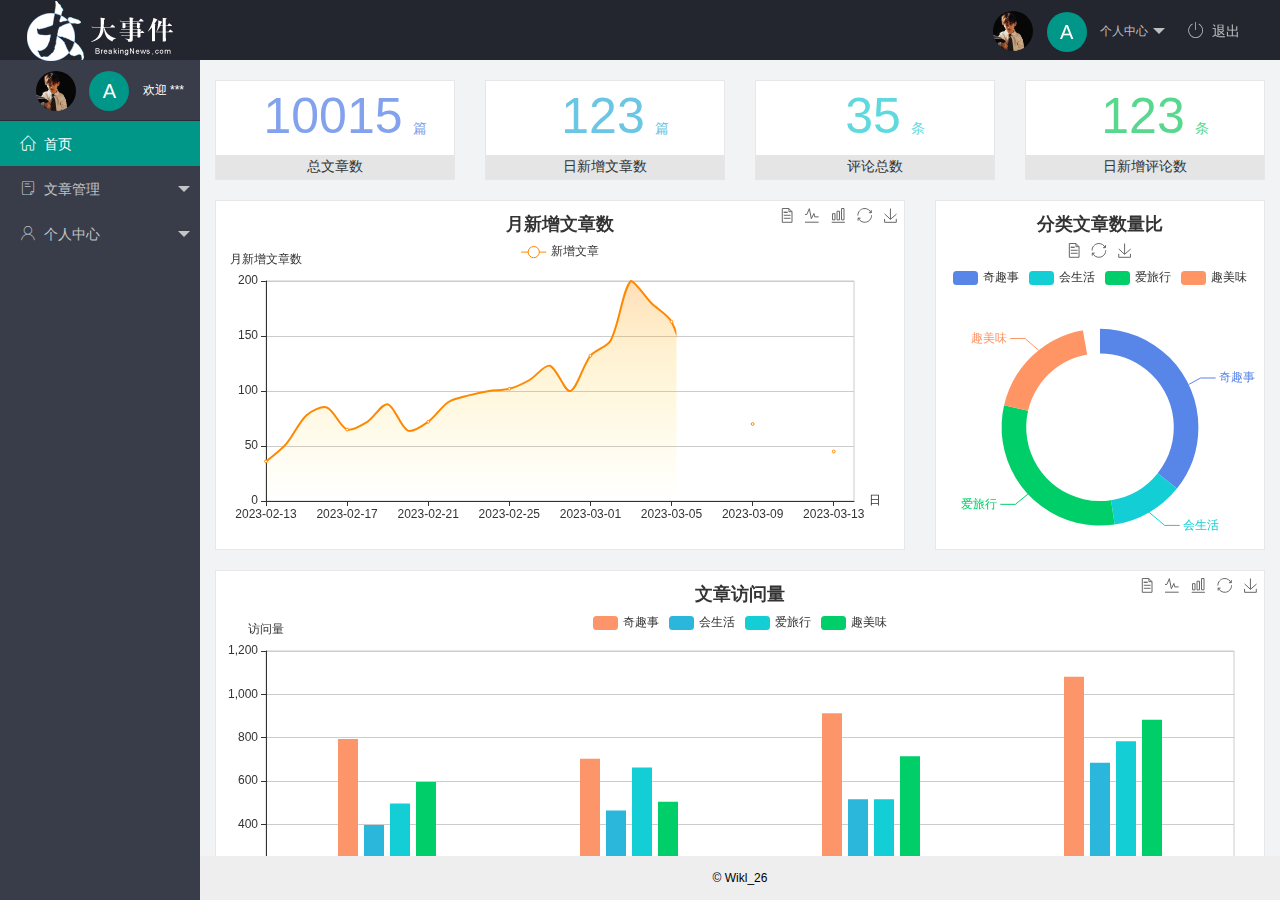
<file: index.html>
<!DOCTYPE html>
<html lang="en">

<head>
    <meta charset="UTF-8">
    <meta http-equiv="X-UA-Compatible" content="IE=edge">
    <meta name="viewport" content="width=device-width, initial-scale=1.0">
    <title>后台主页</title>
    <!-- 导入 layui 的样式表 -->
    <link rel="stylesheet" href="/assets/lib/layui/css/layui.css" />
    <!-- 导入第三方图标库 -->
    <link rel="stylesheet" href="/assets/fonts/iconfont.css" />
    <!-- 导入自己的样式表 -->
    <link rel="stylesheet" href="/assets/css/index.css" />
</head>

<body>
    <div class="layui-layout layui-layout-admin">
        <div class="layui-header">
            <div class="layui-logo layui-hide-xs layui-bg-black">
                <img src="/assets/images/logo.png" alt="">
            </div>
            <!-- 头部区域（可配合layui 已有的水平导航） -->
            <ul class="layui-nav layui-layout-right">
                <li class="layui-nav-item">
                    <a href="javascript:;" class="userinfo">
                        <img src="/assets/images/head.jpg" class="layui-nav-img">
                        <span class="text-avatar">A</span>
                        个人中心
                    </a>
                    <dl class="layui-nav-child">
                        <dd><a href="/user/user_info.html" target="fm">基本资料</a></dd>
                        <dd><a href="/user/user_avatar.html" target="fm">更换头像</a></dd>
                        <dd><a href="/user/user_pwd.html" target="fm">重置密码</a></dd>
                    </dl>
                </li>
                <li class="layui-nav-item">
                    <a href="javascript:;" id="btnLogout">
                        <span class="iconfont icon-tuichu"></span>退出
                    </a>
                </li>
            </ul>
        </div>

        <div class="layui-side layui-bg-black">
            <div class="layui-side-scroll">
                <div class="userinfo">
                    <img src="/assets/images/head.jpg" class="layui-nav-img">
                    <span class="text-avatar">A</span>
                    <span id="welcome">欢迎 ***</span>
                </div>
                <!-- 左侧导航区域（可配合layui已有的垂直导航） -->
                <ul class="layui-nav layui-nav-tree" lay-shrink="all">
                    <li class="layui-nav-item layui-this">
                        <a href="/home/dashboard.html" target="fm">
                            <span class="iconfont icon-home"></span>首页
                        </a>
                    </li>
                    <li class="layui-nav-item">
                        <a class="" href="javascript:;">
                            <span class="iconfont icon-16"></span>文章管理
                        </a>
                        <dl class="layui-nav-child">
                            <dd>
                                <a href="/article/art_cate.html" target="fm">
                                    <i class="layui-icon layui-icon-app"></i>文章类别
                                </a>
                            </dd>
                            <dd>
                                <a href="/article/art_list.html" target="fm">
                                    <i class="layui-icon layui-icon-app"></i>文章列表
                                </a>
                            </dd>
                            <dd>
                                <a href="/article/art_pub.html" target="fm">
                                    <i class="layui-icon layui-icon-app"></i>发布文章
                                </a>
                            </dd>
                        </dl>
                    </li>
                    <li class="layui-nav-item">
                        <a href="javascript:;">
                            <span class="iconfont icon-user"></span>个人中心
                        </a>
                        <dl class="layui-nav-child">
                            <dd>
                                <a href="/user/user_info.html" target="fm">
                                    <i class="layui-icon layui-icon-app"></i>基本资料
                                </a>
                            </dd>
                            <dd>
                                <a href="/user/user_avatar.html" target="fm">
                                    <i class="layui-icon layui-icon-app"></i>更换头像
                                </a>
                            </dd>
                            <dd>
                                <a href="/user/user_pwd.html" target="fm">
                                    <i class="layui-icon layui-icon-app"></i>重置密码
                                </a>
                            </dd>
                        </dl>
                    </li>
                </ul>
            </div>
        </div>

        <div class="layui-body">
            <!-- 内容主体区域 -->
            <iframe name="fm" src="/home/dashboard.html" frameborder="0"></iframe>
        </div>

        <div class="layui-footer">
            <!-- 底部固定区域 -->
            © Wikl_26
        </div>
    </div>
    <!-- 导入 layui 的 JS 文件 -->
    <script src="/assets/lib/layui/layui.all.js"></script>
    <!-- 导入 jQuery -->
    <script src="/assets/lib/jquery.js"></script>
    <!-- 导入自己封装的 baseAPI -->
    <script src="/assets/js/baseAPI.js"></script>
    <!-- 导入自己的 js 文件 -->
    <script src="/assets/js/index.js"></script>
</body>

</html>
</file>
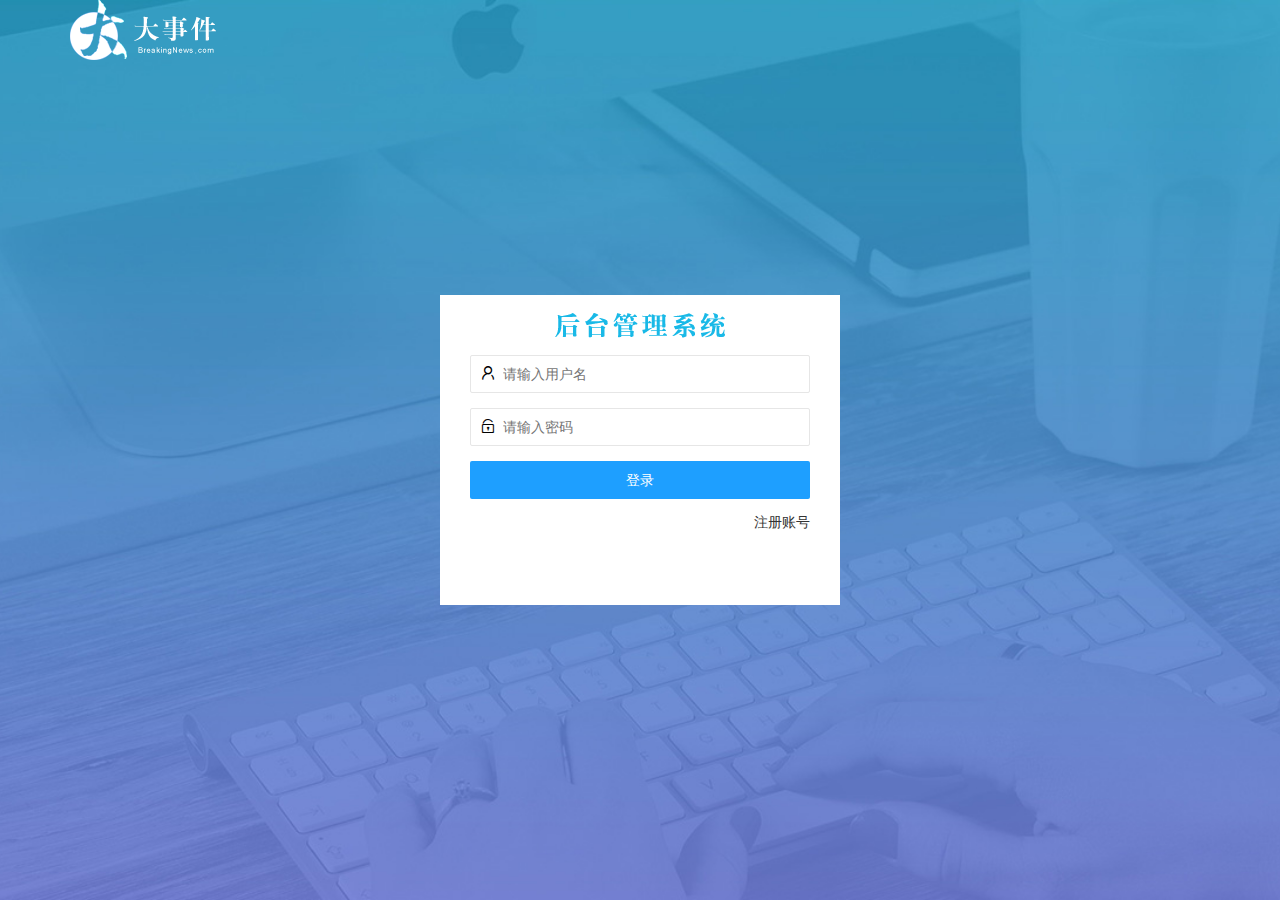
<file: login.html>
<!DOCTYPE html>
<html lang="en">

<head>
    <meta charset="UTF-8">
    <meta http-equiv="X-UA-Compatible" content="IE=edge">
    <meta name="viewport" content="width=device-width, initial-scale=1.0">
    <title>大事件-登录/注册</title>
    <!-- 导入 layui 的样式 -->
    <link rel="stylesheet" href="/assets/lib/layui/css/layui.css">
    <!-- 导入自己的样式表 -->
    <link rel="stylesheet" href="./assets/css/login.css">
</head>

<body>
    <!-- 头部的 logo 区 -->
    <div class="layui-main">
        <img src="/assets/images/logo.png" alt="">
    </div>

    <!-- 登录注册区域 -->
    <div class="loginAndRegBox">
        <div class="title-box"></div>
        <!-- 登录 -->
        <div class="login-box">
            <!-- 登陆的表单 -->
            <form class="layui-form" id="form_login">
                <!-- 用户名 -->
                <div class="layui-form-item">
                    <i class="layui-icon layui-icon-username"></i>
                    <input type="text" name="username" required lay-verify="required" placeholder="请输入用户名"
                        autocomplete="off" class="layui-input">
                </div>
                <!-- 密码 -->
                <div class="layui-form-item">
                    <i class="layui-icon layui-icon-password"></i>
                    <input type="password" name="password" required lay-verify="required" placeholder="请输入密码"
                        autocomplete="off" class="layui-input">
                </div>
                <!-- 登录按钮 -->
                <div class="layui-form-item">
                    <!-- 注意：表单提交按钮和普通按钮的区别，就是 lay-submit 属性 -->
                    <button class="layui-btn layui-btn-fluid layui-btn-normal" lay-submit>登录</button>
                </div>
                <div class="layui-form-item links">
                    <a href="javascript:;" id="link_reg">注册账号</a>
                </div>
            </form>
        </div>
        <!-- 注册 -->
        <div class="reg-box">
            <!-- 注册的表单 -->
            <form class="layui-form" id="form_reg">
                <!-- 用户名 -->
                <div class="layui-form-item">
                    <i class="layui-icon layui-icon-username"></i>
                    <input type="text" name="username" required lay-verify="required" placeholder="请输入用户名"
                        autocomplete="off" class="layui-input">
                </div>
                <!-- 密码 -->
                <div class="layui-form-item">
                    <i class="layui-icon layui-icon-password"></i>
                    <input type="password" name="password" required lay-verify="required|pwd" placeholder="请输入密码"
                        autocomplete="off" class="layui-input">
                </div>
                <!-- 密码确认框 -->
                <div class="layui-form-item">
                    <i class="layui-icon layui-icon-password"></i>
                    <input type="password" name="repassword" required lay-verify="required|pwd|repwd"
                        placeholder="再次确认密码" autocomplete="off" class="layui-input">
                </div>
                <!-- 注册按钮 -->
                <div class="layui-form-item">
                    <!-- 注意：表单提交按钮和普通按钮的区别，就是 lay-submit 属性 -->
                    <button class="layui-btn layui-btn-fluid layui-btn-normal" lay-submit>注册</button>
                </div>
                <div class="layui-form-item links">
                    <a href="javascript:;" id="link_login">登录</a>
                </div>
            </form>
        </div>
    </div>
    <!-- 导入 Layui 的JS文件 -->
    <script src="/assets/lib/layui/layui.all.js"></script>
    <!-- 导入 JQuery -->
    <script src="/assets/lib/jquery.js"></script>
    <!-- 导入自己封装的 baseAPI.js -->
    <script src="/assets/js/baseAPI.js"></script>
    <!-- 导入自己的 JS 脚本 -->
    <script src="/assets/js/login.js"></script>
</body>

</html>
</file>
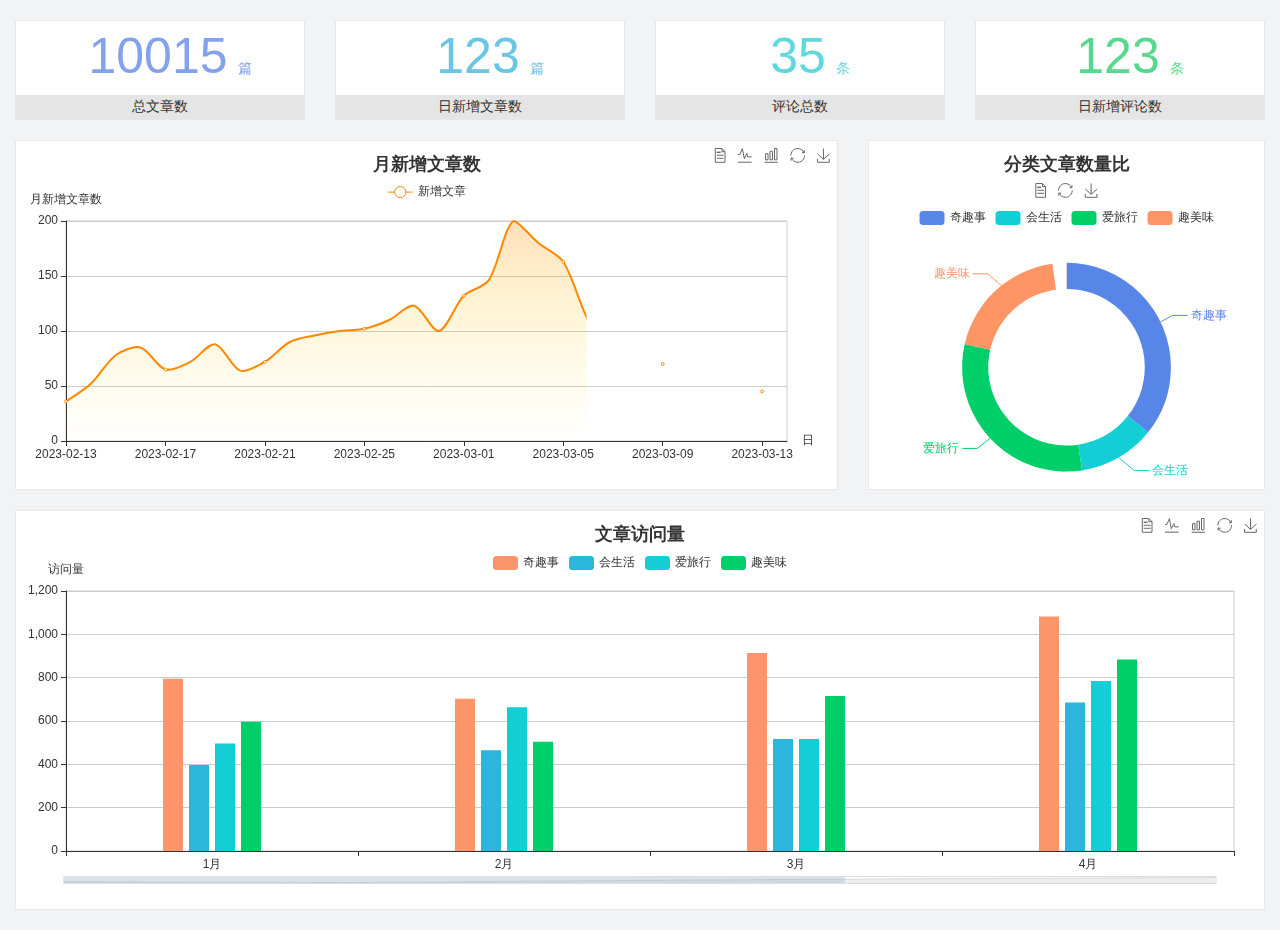
<file: home/dashboard.html>
<!DOCTYPE html>
<html lang="en">

<head>
  <meta charset="UTF-8">
  <meta name="viewport" content="width=device-width, initial-scale=1.0">
  <meta http-equiv="X-UA-Compatible" content="ie=edge">
  <title>图表统计</title>
  <link rel="stylesheet" href="../../assets/lib/bootstrap.css" />
  <link rel="stylesheet" href="../../assets/lib/main.css" />
  <script src="../../assets/lib/jquery.js"></script>
  <script type="text/javascript" src="../../assets/lib/echarts.min.js"></script>
</head>

<body>
  <div class="container-fluid">
    <div class="row spannel_list">
      <div class="col-sm-3 col-xs-6">
        <div class="spannel">
          <em>10015</em><span>篇</span>
          <b>总文章数</b>
        </div>
      </div>
      <div class="col-sm-3 col-xs-6">
        <div class="spannel scolor01">
          <em>123</em><span>篇</span>
          <b>日新增文章数</b>
        </div>
      </div>
      <div class="col-sm-3 col-xs-6">
        <div class="spannel scolor02">
          <em>35</em><span>条</span>
          <b>评论总数</b>
        </div>
      </div>
      <div class="col-sm-3 col-xs-6">
        <div class="spannel scolor03">
          <em>123</em><span>条</span>
          <b>日新增评论数</b>
        </div>
      </div>
    </div>
  </div>

  <div class="container-fluid">
    <div class="row curve-pie">
      <div class="col-lg-8 col-md-8">
        <div class="gragh_pannel" id="curve_show"></div>
      </div>
      <div class="col-lg-4 col-md-4">
        <div class="gragh_pannel" id="pie_show"></div>
      </div>
    </div>
  </div>

  <div class="container-fluid">
    <div class="column_pannel" id="column_show"></div>
  </div>

  <script>
    var oChart = echarts.init(document.getElementById('curve_show'));
    var aList_all = [
      { 'count': 36, 'date': '2023-02-13' },
      { 'count': 52, 'date': '2023-02-14' },
      { 'count': 78, 'date': '2023-02-15' },
      { 'count': 85, 'date': '2023-02-16' },
      { 'count': 65, 'date': '2023-02-17' },
      { 'count': 72, 'date': '2023-02-18' },
      { 'count': 88, 'date': '2023-02-19' },
      { 'count': 64, 'date': '2023-02-20' },
      { 'count': 72, 'date': '2023-02-21' },
      { 'count': 90, 'date': '2023-02-22' },
      { 'count': 96, 'date': '2023-02-23' },
      { 'count': 100, 'date': '2023-02-24' },
      { 'count': 102, 'date': '2023-02-25' },
      { 'count': 110, 'date': '2023-02-26' },
      { 'count': 123, 'date': '2023-02-27' },
      { 'count': 100, 'date': '2023-02-28' },
      { 'count': 132, 'date': '2023-03-01' },
      { 'count': 146, 'date': '2023-03-02' },
      { 'count': 200, 'date': '2023-03-03' },
      { 'count': 180, 'date': '2023-03-04' },
      { 'count': 163, 'date': '2023-03-05' },
      { 'count': 110, 'date': '2023-03-06' },
      { 'count': 80, 'date': '2023-03-07' },
      { 'count': 82, 'date': '2023-03-08' },
      { 'count': 70, 'date': '2023-03-09' },
      { 'count': 65, 'date': '2023-03-10' },
      { 'count': 54, 'date': '2023-03-11' },
      { 'count': 40, 'date': '2023-03-12' },
      { 'count': 45, 'date': '2023-03-13' },
      { 'count': 38, 'date': '2023-03-14' },
    ];

    let aCount = [];
    let aDate = [];

    for (var i = 0; i < aList_all.length; i++) {
      aCount.push(aList_all[i].count);
      aDate.push(aList_all[i].date);
    }

    var chartopt = {
      title: {
        text: '月新增文章数',
        left: 'center',
        top: '10'
      },
      tooltip: {
        trigger: 'axis'
      },
      legend: {
        data: ['新增文章'],
        top: '40'
      },
      toolbox: {
        show: true,
        feature: {
          mark: { show: true },
          dataView: { show: true, readOnly: false },
          magicType: { show: true, type: ['line', 'bar'] },
          restore: { show: true },
          saveAsImage: { show: true }
        }
      },
      calculable: true,
      xAxis: [
        {
          name: '日',
          type: 'category',
          boundaryGap: false,
          data: aDate
        }
      ],
      yAxis: [
        {
          name: '月新增文章数',
          type: 'value'
        }
      ],
      series: [
        {
          name: '新增文章',
          type: 'line',
          smooth: true,
          itemStyle: { normal: { areaStyle: { type: 'default' }, color: '#f80' }, lineStyle: { color: '#f80' } },
          data: aCount
        }],
      areaStyle: {
        normal: {
          color: new echarts.graphic.LinearGradient(0, 0, 0, 1, [{
            offset: 0,
            color: 'rgba(255,136,0,0.39)'
          }, {
            offset: .34,
            color: 'rgba(255,180,0,0.25)'
          }, {
            offset: 1,
            color: 'rgba(255,222,0,0.00)'
          }])

        }
      },
      grid: {
        show: true,
        x: 50,
        x2: 50,
        y: 80,
        height: 220
      }
    };

    oChart.setOption(chartopt);


    var oPie = echarts.init(document.getElementById('pie_show'));
    var oPieopt =
    {
      title: {
        top: 10,
        text: '分类文章数量比',
        x: 'center'
      },
      tooltip: {
        trigger: 'item',
        formatter: "{a} <br/>{b} : {c} ({d}%)"
      },
      color: ['#5885e8', '#13cfd5', '#00ce68', '#ff9565'],
      legend: {
        x: 'center',
        top: 65,
        data: ['奇趣事', '会生活', '爱旅行', '趣美味']
      },
      toolbox: {
        show: true,
        x: 'center',
        top: 35,
        feature: {
          mark: { show: true },
          dataView: { show: true, readOnly: false },
          magicType: {
            show: true,
            type: ['pie', 'funnel'],
            option: {
              funnel: {
                x: '25%',
                width: '50%',
                funnelAlign: 'left',
                max: 1548
              }
            }
          },
          restore: { show: true },
          saveAsImage: { show: true }
        }
      },
      calculable: true,
      series: [
        {
          name: '访问来源',
          type: 'pie',
          radius: ['45%', '60%'],
          center: ['50%', '65%'],
          data: [
            { value: 300, name: '奇趣事' },
            { value: 100, name: '会生活' },
            { value: 260, name: '爱旅行' },
            { value: 180, name: '趣美味' }
          ]
        }
      ]
    };
    oPie.setOption(oPieopt);



    var oColumn = this.echarts.init(document.getElementById('column_show'));
    var oColumnopt =
    {
      title: {
        text: '文章访问量',
        left: 'center',
        top: '10'
      },
      tooltip: {
        trigger: 'axis'
      },
      legend: {
        data: ['奇趣事', '会生活', '爱旅行', '趣美味'],
        top: '40'
      },
      toolbox: {
        show: true,
        feature: {
          mark: { show: true },
          dataView: { show: true, readOnly: false },
          magicType: { show: true, type: ['line', 'bar'] },
          restore: { show: true },
          saveAsImage: { show: true }
        }
      },
      calculable: true,
      xAxis: [
        {
          type: 'category',
          data: ['1月', '2月', '3月', '4月', '5月']
        }
      ],
      yAxis: [
        {
          name: '访问量',
          type: 'value'
        }
      ],
      series: [
        {
          name: '奇趣事',
          type: 'bar',
          barWidth: 20,
          itemStyle: {
            normal: { areaStyle: { type: 'default' }, color: '#fd956a' }
          },
          data: [800, 708, 920, 1090, 1200]
        },
        {
          name: '会生活',
          type: 'bar',
          barWidth: 20,
          itemStyle: {
            normal: { areaStyle: { type: 'default' }, color: '#2bb6db' }
          },
          data: [400, 468, 520, 690, 800]
        },
        {
          name: '爱旅行',
          type: 'bar',
          barWidth: 20,
          itemStyle: {
            normal: { areaStyle: { type: 'default' }, color: '#13cfd5' }
          },
          data: [500, 668, 520, 790, 900]
        },
        {
          name: '趣美味',
          type: 'bar',
          barWidth: 20,
          itemStyle: {
            normal: { areaStyle: { type: 'default' }, color: '#00ce68' }
          },
          data: [600, 508, 720, 890, 1000]
        }
      ],
      grid: {
        show: true,
        x: 50,
        x2: 30,
        y: 80,
        height: 260
      },
      dataZoom: [//给x轴设置滚动条
        {
          start: 0,//默认为0
          end: 100 - 1000 / 31,//默认为100
          type: 'slider',
          show: true,
          xAxisIndex: [0],
          handleSize: 0,//滑动条的 左右2个滑动条的大小
          height: 8,//组件高度
          left: 45, //左边的距离
          right: 50,//右边的距离
          bottom: 26,//右边的距离
          handleColor: '#ddd',//h滑动图标的颜色
          handleStyle: {
            borderColor: "#cacaca",
            borderWidth: "1",
            shadowBlur: 2,
            background: "#ddd",
            shadowColor: "#ddd",
          }
        }]
    };
    oColumn.setOption(oColumnopt);
  </script>
</body>

</html>
</file>
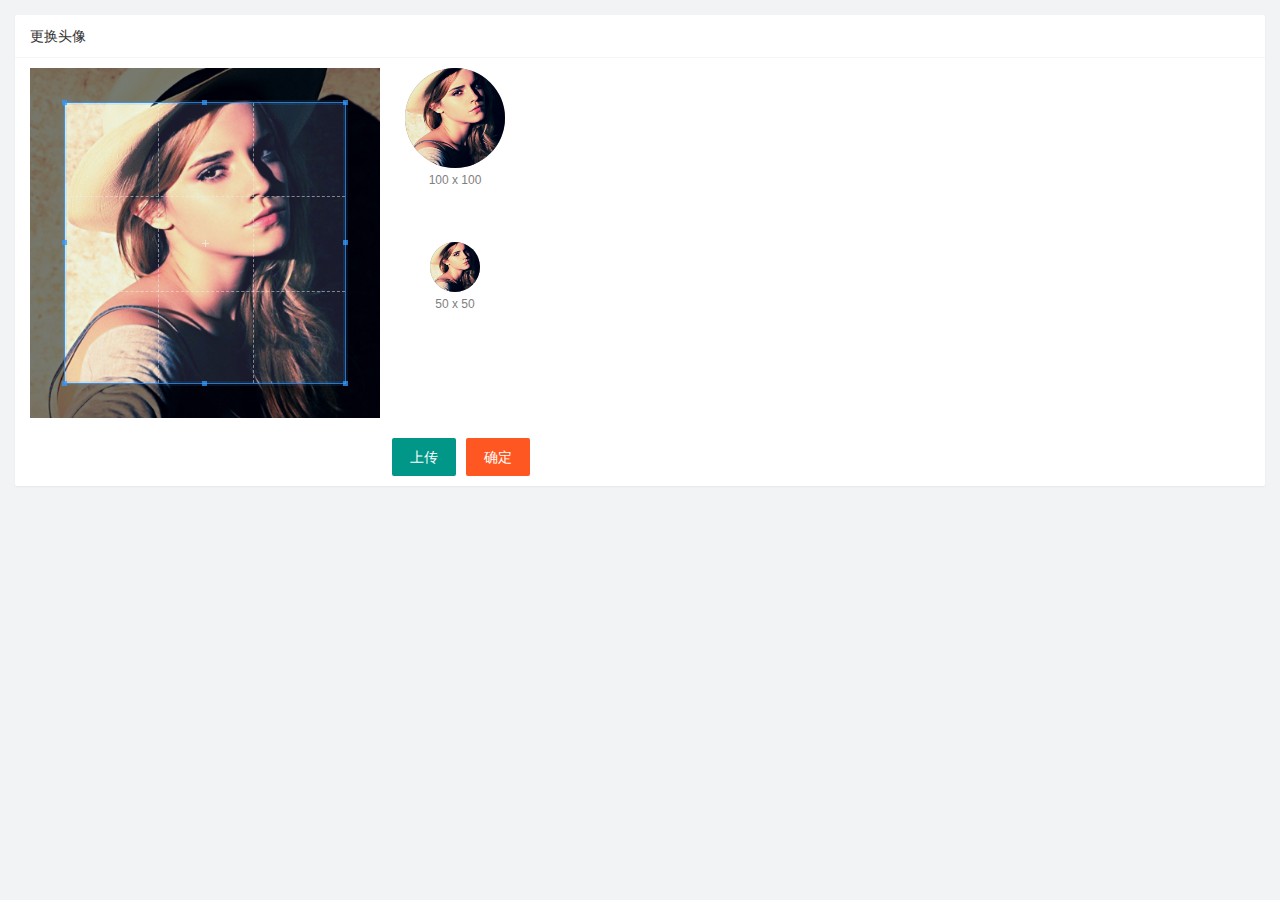
<file: user/user_avatar.html>
<!DOCTYPE html>
<html lang="en">

<head>
    <meta charset="UTF-8">
    <meta http-equiv="X-UA-Compatible" content="IE=edge">
    <meta name="viewport" content="width=device-width, initial-scale=1.0">
    <title>Document</title>
    <link rel="stylesheet" href="/assets/lib/layui/css/layui.css">
    <link rel="stylesheet" href="/assets/lib/cropper/cropper.css">
    <link rel="stylesheet" href="/assets/css/user/user_avatar.css">
</head>

<body>
    <!-- 卡片区域 -->
    <div class="layui-card">
        <div class="layui-card-header">更换头像</div>
        <div class="layui-card-body">
            <!-- 第一行的图片裁剪和预览区域 -->
            <div class="row1">
                <!-- 图片裁剪区域 -->
                <div class="cropper-box">
                    <!-- 这个 img 标签很重要，将来会把它初始化为裁剪区域 -->
                    <img id="image" src="/assets/images/sample.jpg" />
                </div>
                <!-- 图片的预览区域 -->
                <div class="preview-box">
                    <div>
                        <!-- 宽高为 100px 的预览区域 -->
                        <div class="img-preview w100"></div>
                        <p class="size">100 x 100</p>
                    </div>
                    <div>
                        <!-- 宽高为 50px 的预览区域 -->
                        <div class="img-preview w50"></div>
                        <p class="size">50 x 50</p>
                    </div>
                </div>
            </div>

            <!-- 第二行的按钮区域 -->
            <div class="row2">
                <!-- 通过 accept 属性，可以指定，允许用户选择什么类型的文件 -->
                <input type="file" id="file" accept="image/png,image/jpeg" />
                <button type="button" class="layui-btn" id="btnChooseImage">上传</button>
                <button type="button" class="layui-btn layui-btn-danger" id="btnUpload">确定</button>
            </div>
        </div>
    </div>

    <script src="/assets/lib/layui/layui.all.js"></script>
    <script src="/assets/lib/jquery.js"></script>
    <script src="/assets/lib/cropper/Cropper.js"></script>
    <script src="/assets/lib/cropper/jquery-cropper.js"></script>
    <script src="/assets/js/baseAPI.js"></script>
    <script src="/assets/js/user/user_avatar.js"></script>
</body>

</html>
</file>
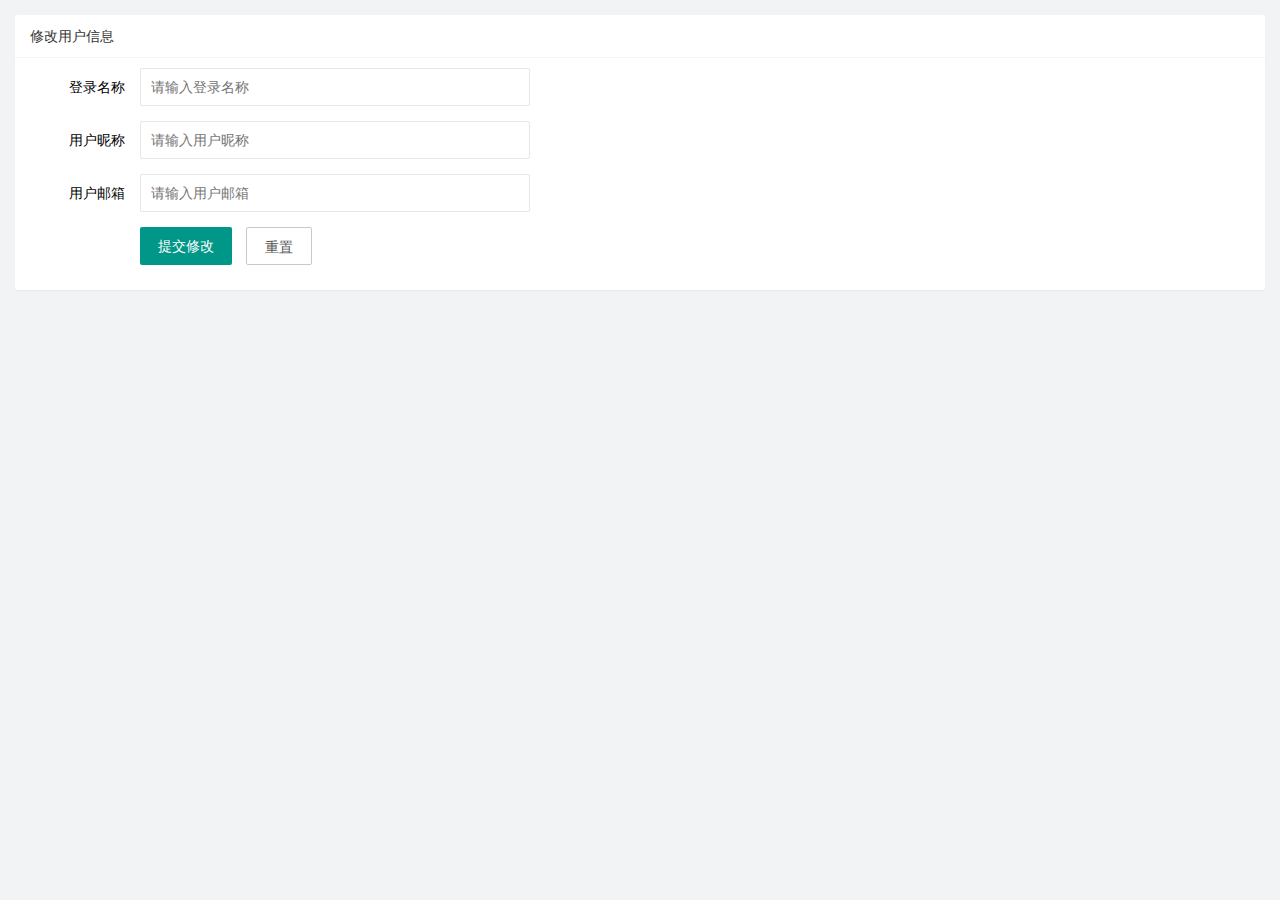
<file: user/user_info.html>
<!DOCTYPE html>
<html lang="en">

<head>
    <meta charset="UTF-8">
    <meta http-equiv="X-UA-Compatible" content="IE=edge">
    <meta name="viewport" content="width=device-width, initial-scale=1.0">
    <title>Document</title>
    <!-- 导入 layui 样式 -->
    <link rel="stylesheet" href="/assets/lib/layui/css/layui.css">
    <!-- 导入自己的样式 -->
    <link rel="stylesheet" href="/assets/css/user/user_info.css">
</head>

<body>
    <!-- 卡片区域 -->
    <div class="layui-card">
        <div class="layui-card-header">修改用户信息</div>
        <div class="layui-card-body">
            <!-- form 表单 -->
            <form class="layui-form" lay-filter="formUserInfo">
                <!-- 这是隐藏域 -->
                <input type="hidden" name="id">
                <div class="layui-form-item">
                    <label class="layui-form-label">登录名称</label>
                    <div class="layui-input-block">
                        <input type="text" name="username" required lay-verify="required" placeholder="请输入登录名称"
                            autocomplete="off" class="layui-input" readonly>
                    </div>
                </div>
                <div class="layui-form-item">
                    <label class="layui-form-label">用户昵称</label>
                    <div class="layui-input-block">
                        <input type="text" name="nickname" required lay-verify="required|nickname" placeholder="请输入用户昵称"
                            autocomplete="off" class="layui-input">
                    </div>
                </div>
                <div class="layui-form-item">
                    <label class="layui-form-label">用户邮箱</label>
                    <div class="layui-input-block">
                        <input type="text" name="email" required lay-verify="required|email" placeholder="请输入用户邮箱"
                            autocomplete="off" class="layui-input">
                    </div>
                </div>
                <div class="layui-form-item">
                    <div class="layui-input-block">
                        <button class="layui-btn" lay-submit lay-filter="formDemo">提交修改</button>
                        <button type="reset" class="layui-btn layui-btn-primary" id="btnReset">重置</button>
                    </div>
                </div>
            </form>
        </div>
    </div>

    <!-- 导入 layui 的 js -->
    <script src="/assets/lib/layui/layui.all.js"></script>
    <!-- 导入 jQuery -->
    <script src="/assets/lib/jquery.js"></script>
    <!-- 导入 baseAPI -->
    <script src="/assets/js/baseAPI.js"></script>
    <!-- 导入自己的 js -->
    <script src="/assets/js/user/user_info.js"></script>
</body>

</html>
</file>
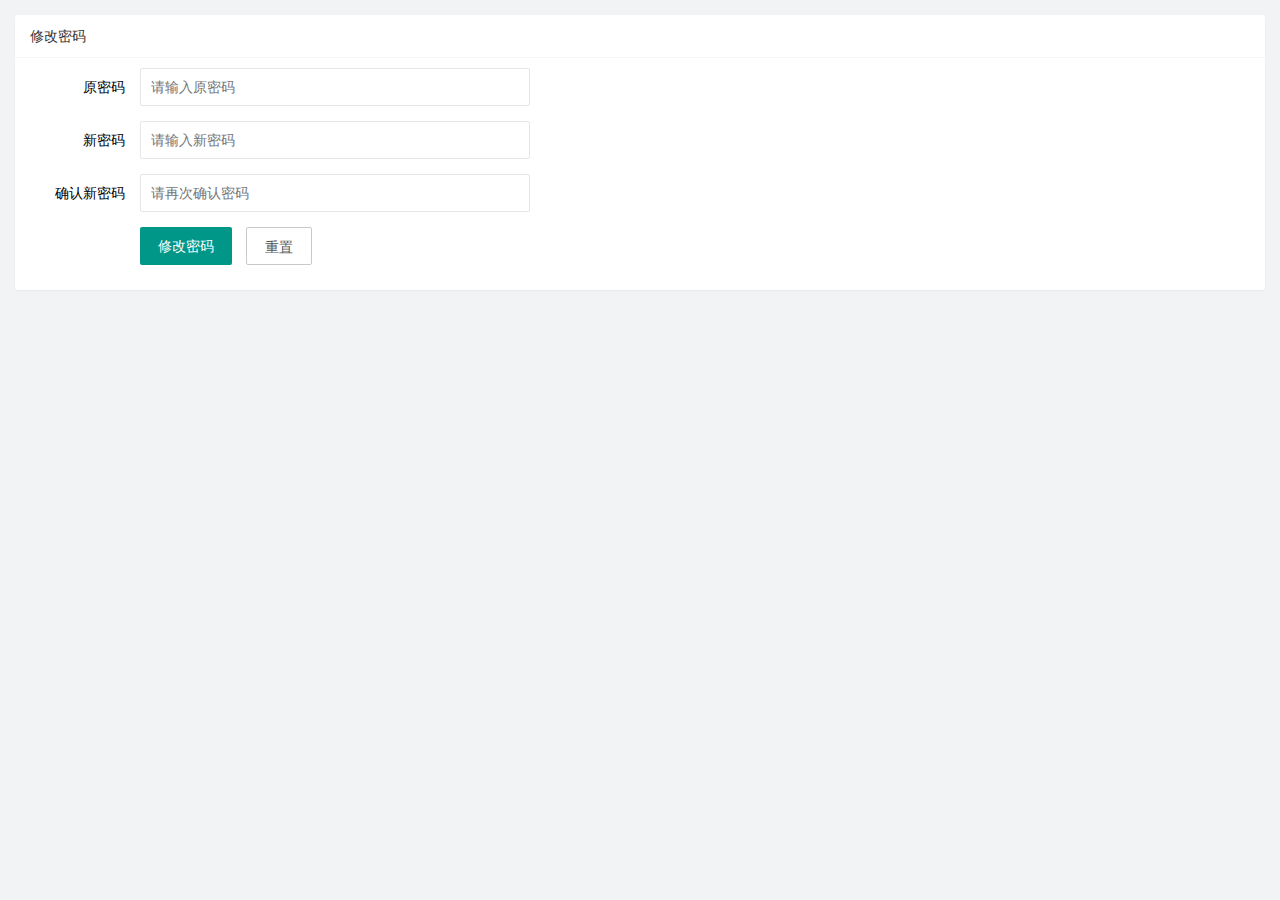
<file: user/user_pwd.html>
<!DOCTYPE html>
<html lang="en">

<head>
    <meta charset="UTF-8">
    <meta http-equiv="X-UA-Compatible" content="IE=edge">
    <meta name="viewport" content="width=device-width, initial-scale=1.0">
    <title>Document</title>
    <link rel="stylesheet" href="/assets/lib/layui/css/layui.css">
    <link rel="stylesheet" href="/assets/css/user/user_pwd.css">
</head>

<body>
    <!-- 卡片面板 -->
    <div class="layui-card">
        <div class="layui-card-header">修改密码</div>
        <div class="layui-card-body">
            <form class="layui-form">
                <div class="layui-form-item">
                    <label class="layui-form-label">原密码</label>
                    <div class="layui-input-block">
                        <input type="password" name="oldPwd" required lay-verify="required|pwd" placeholder="请输入原密码"
                            autocomplete="off" class="layui-input">
                    </div>
                </div>
                <div class="layui-form-item">
                    <label class="layui-form-label">新密码</label>
                    <div class="layui-input-block">
                        <input type="password" name="newPwd" required lay-verify="required|pwd|samePwd"
                            placeholder="请输入新密码" autocomplete="off" class="layui-input">
                    </div>
                </div>
                <div class="layui-form-item">
                    <label class="layui-form-label">确认新密码</label>
                    <div class="layui-input-block">
                        <input type="password" name="rePwd" required lay-verify="required|pwd|rePwd"
                            placeholder="请再次确认密码" autocomplete="off" class="layui-input">
                    </div>
                </div>
                <div class="layui-form-item">
                    <div class="layui-input-block">
                        <button class="layui-btn" lay-submit lay-filter="formDemo">修改密码</button>
                        <button type="reset" class="layui-btn layui-btn-primary">重置</button>
                    </div>
                </div>
            </form>
        </div>
    </div>

    <!-- 导入 layui 的 js -->
    <script src="/assets/lib/layui/layui.all.js"></script>
    <!-- 导入 jQuery -->
    <script src="/assets/lib/jquery.js"></script>
    <!-- 导入 baseAPI -->
    <script src="/assets/js/baseAPI.js"></script>
    <!-- 导入自己的 js 文件 -->
    <script src="/assets/js/user/user_pwd.js"></script>
</body>

</html>
</file>
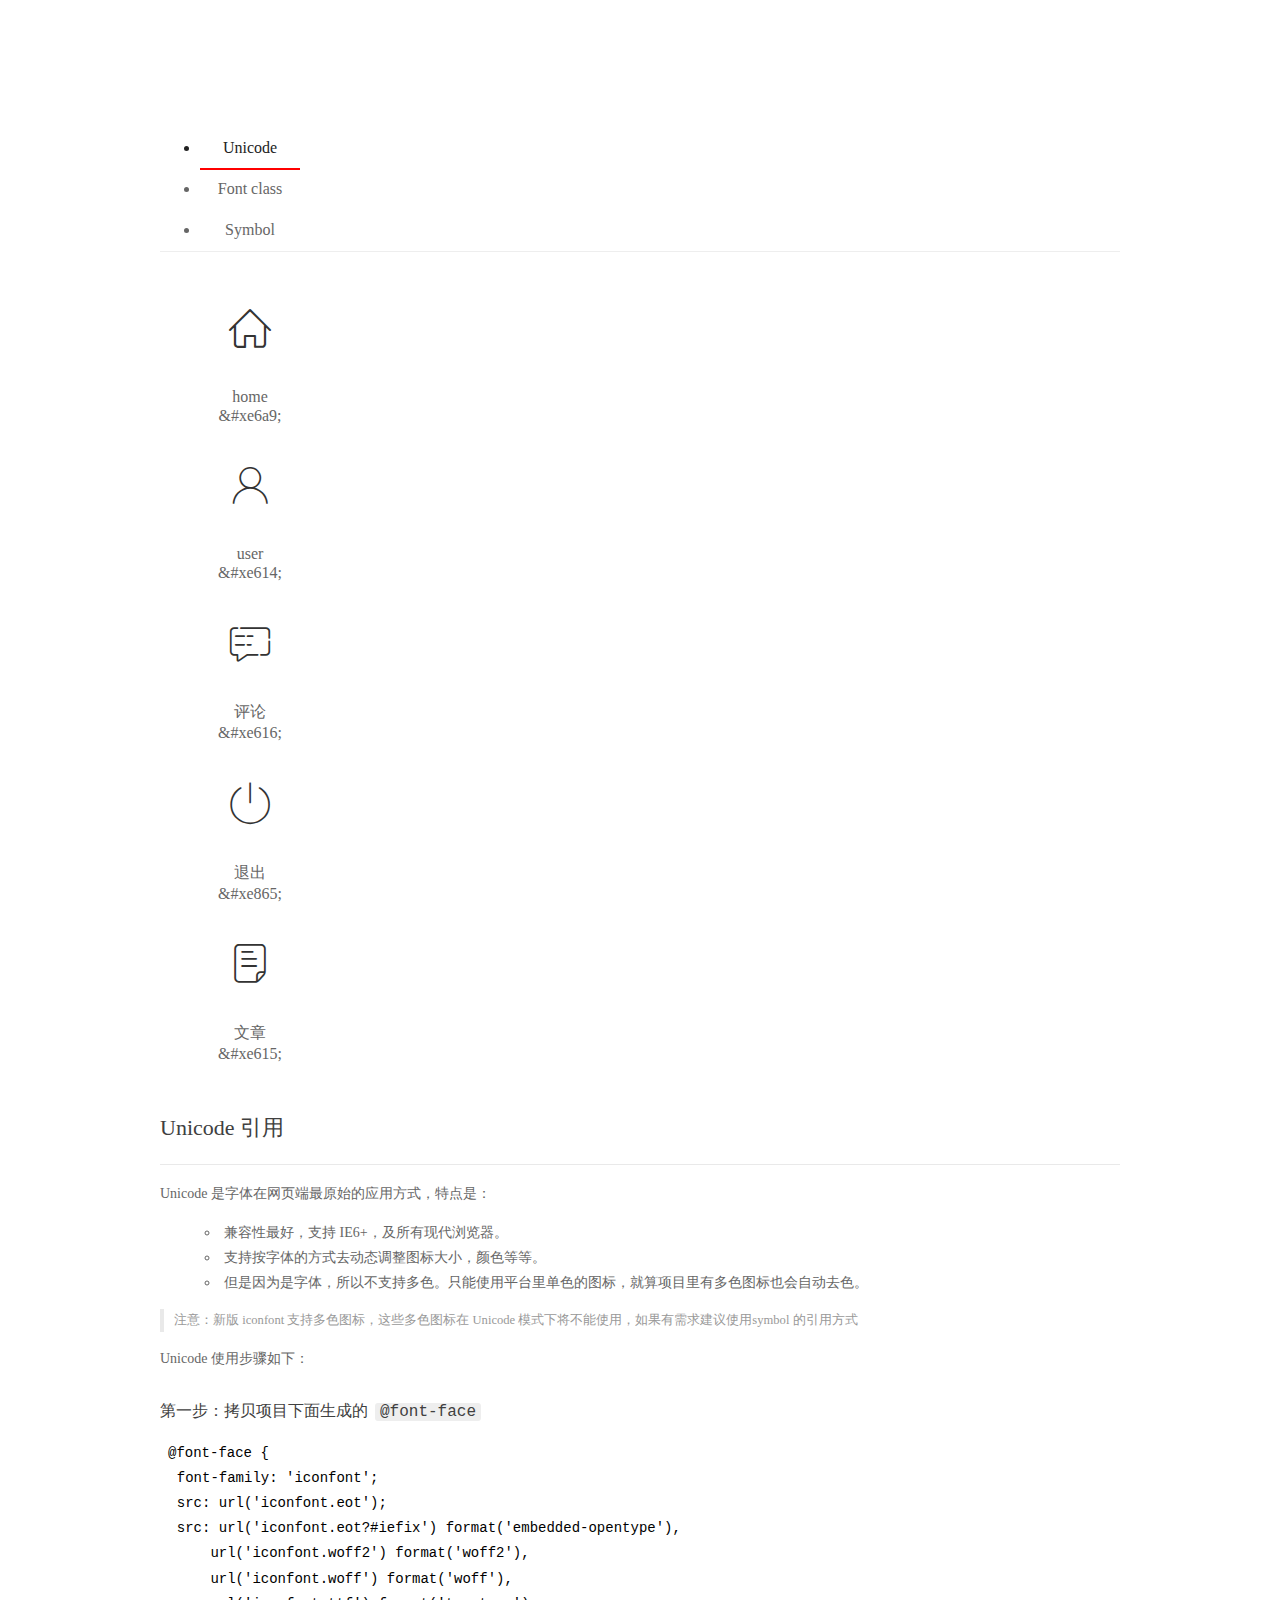
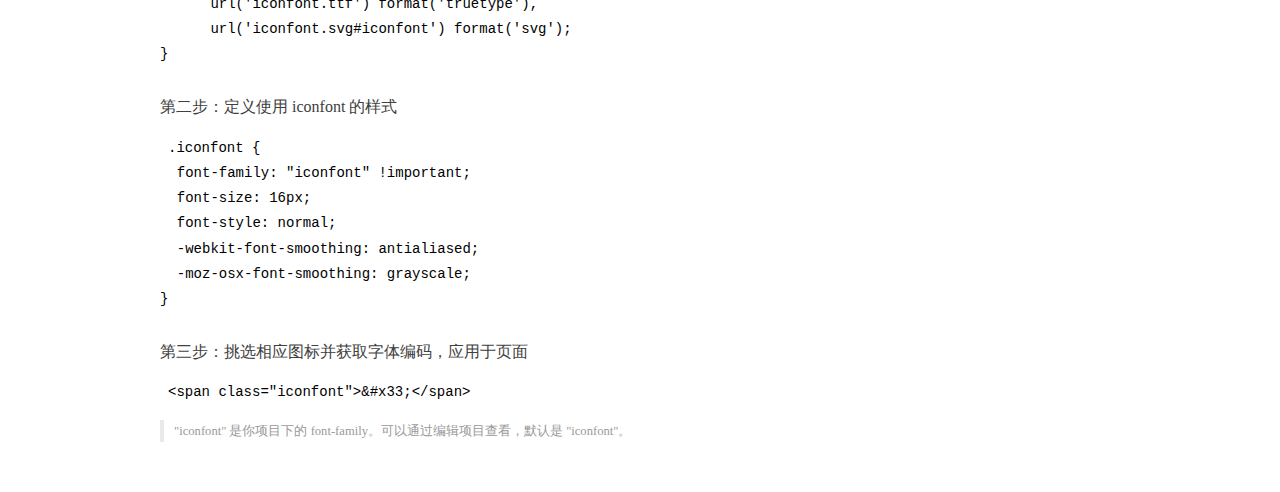
<file: assets/fonts/demo_index.html>
<!DOCTYPE html>
<html>
<head>
  <meta charset="utf-8"/>
  <title>IconFont Demo</title>
  <link rel="shortcut icon" href="https://gtms04.alicdn.com/tps/i4/TB1_oz6GVXXXXaFXpXXJDFnIXXX-64-64.ico" type="image/x-icon"/>
  <link rel="stylesheet" href="https://g.alicdn.com/thx/cube/1.3.2/cube.min.css">
  <link rel="stylesheet" href="demo.css">
  <link rel="stylesheet" href="iconfont.css">
  <script src="iconfont.js"></script>
  <!-- jQuery -->
  <script src="https://a1.alicdn.com/oss/uploads/2018/12/26/7bfddb60-08e8-11e9-9b04-53e73bb6408b.js"></script>
  <!-- 代码高亮 -->
  <script src="https://a1.alicdn.com/oss/uploads/2018/12/26/a3f714d0-08e6-11e9-8a15-ebf944d7534c.js"></script>
</head>
<body>
  <div class="main">
    <h1 class="logo"><a href="https://www.iconfont.cn/" title="iconfont 首页" target="_blank">&#xe86b;</a></h1>
    <div class="nav-tabs">
      <ul id="tabs" class="dib-box">
        <li class="dib active"><span>Unicode</span></li>
        <li class="dib"><span>Font class</span></li>
        <li class="dib"><span>Symbol</span></li>
      </ul>
      
    </div>
    <div class="tab-container">
      <div class="content unicode" style="display: block;">
          <ul class="icon_lists dib-box">
          
            <li class="dib">
              <span class="icon iconfont">&#xe6a9;</span>
                <div class="name">home</div>
                <div class="code-name">&amp;#xe6a9;</div>
              </li>
          
            <li class="dib">
              <span class="icon iconfont">&#xe614;</span>
                <div class="name">user</div>
                <div class="code-name">&amp;#xe614;</div>
              </li>
          
            <li class="dib">
              <span class="icon iconfont">&#xe616;</span>
                <div class="name">评论</div>
                <div class="code-name">&amp;#xe616;</div>
              </li>
          
            <li class="dib">
              <span class="icon iconfont">&#xe865;</span>
                <div class="name">退出</div>
                <div class="code-name">&amp;#xe865;</div>
              </li>
          
            <li class="dib">
              <span class="icon iconfont">&#xe615;</span>
                <div class="name">文章</div>
                <div class="code-name">&amp;#xe615;</div>
              </li>
          
          </ul>
          <div class="article markdown">
          <h2 id="unicode-">Unicode 引用</h2>
          <hr>

          <p>Unicode 是字体在网页端最原始的应用方式，特点是：</p>
          <ul>
            <li>兼容性最好，支持 IE6+，及所有现代浏览器。</li>
            <li>支持按字体的方式去动态调整图标大小，颜色等等。</li>
            <li>但是因为是字体，所以不支持多色。只能使用平台里单色的图标，就算项目里有多色图标也会自动去色。</li>
          </ul>
          <blockquote>
            <p>注意：新版 iconfont 支持多色图标，这些多色图标在 Unicode 模式下将不能使用，如果有需求建议使用symbol 的引用方式</p>
          </blockquote>
          <p>Unicode 使用步骤如下：</p>
          <h3 id="-font-face">第一步：拷贝项目下面生成的 <code>@font-face</code></h3>
<pre><code class="language-css"
>@font-face {
  font-family: 'iconfont';
  src: url('iconfont.eot');
  src: url('iconfont.eot?#iefix') format('embedded-opentype'),
      url('iconfont.woff2') format('woff2'),
      url('iconfont.woff') format('woff'),
      url('iconfont.ttf') format('truetype'),
      url('iconfont.svg#iconfont') format('svg');
}
</code></pre>
          <h3 id="-iconfont-">第二步：定义使用 iconfont 的样式</h3>
<pre><code class="language-css"
>.iconfont {
  font-family: "iconfont" !important;
  font-size: 16px;
  font-style: normal;
  -webkit-font-smoothing: antialiased;
  -moz-osx-font-smoothing: grayscale;
}
</code></pre>
          <h3 id="-">第三步：挑选相应图标并获取字体编码，应用于页面</h3>
<pre>
<code class="language-html"
>&lt;span class="iconfont"&gt;&amp;#x33;&lt;/span&gt;
</code></pre>
          <blockquote>
            <p>"iconfont" 是你项目下的 font-family。可以通过编辑项目查看，默认是 "iconfont"。</p>
          </blockquote>
          </div>
      </div>
      <div class="content font-class">
        <ul class="icon_lists dib-box">
          
          <li class="dib">
            <span class="icon iconfont icon-home"></span>
            <div class="name">
              home
            </div>
            <div class="code-name">.icon-home
            </div>
          </li>
          
          <li class="dib">
            <span class="icon iconfont icon-user"></span>
            <div class="name">
              user
            </div>
            <div class="code-name">.icon-user
            </div>
          </li>
          
          <li class="dib">
            <span class="icon iconfont icon-pinglun"></span>
            <div class="name">
              评论
            </div>
            <div class="code-name">.icon-pinglun
            </div>
          </li>
          
          <li class="dib">
            <span class="icon iconfont icon-tuichu"></span>
            <div class="name">
              退出
            </div>
            <div class="code-name">.icon-tuichu
            </div>
          </li>
          
          <li class="dib">
            <span class="icon iconfont icon-16"></span>
            <div class="name">
              文章
            </div>
            <div class="code-name">.icon-16
            </div>
          </li>
          
        </ul>
        <div class="article markdown">
        <h2 id="font-class-">font-class 引用</h2>
        <hr>

        <p>font-class 是 Unicode 使用方式的一种变种，主要是解决 Unicode 书写不直观，语意不明确的问题。</p>
        <p>与 Unicode 使用方式相比，具有如下特点：</p>
        <ul>
          <li>兼容性良好，支持 IE8+，及所有现代浏览器。</li>
          <li>相比于 Unicode 语意明确，书写更直观。可以很容易分辨这个 icon 是什么。</li>
          <li>因为使用 class 来定义图标，所以当要替换图标时，只需要修改 class 里面的 Unicode 引用。</li>
          <li>不过因为本质上还是使用的字体，所以多色图标还是不支持的。</li>
        </ul>
        <p>使用步骤如下：</p>
        <h3 id="-fontclass-">第一步：引入项目下面生成的 fontclass 代码：</h3>
<pre><code class="language-html">&lt;link rel="stylesheet" href="./iconfont.css"&gt;
</code></pre>
        <h3 id="-">第二步：挑选相应图标并获取类名，应用于页面：</h3>
<pre><code class="language-html">&lt;span class="iconfont icon-xxx"&gt;&lt;/span&gt;
</code></pre>
        <blockquote>
          <p>"
            iconfont" 是你项目下的 font-family。可以通过编辑项目查看，默认是 "iconfont"。</p>
        </blockquote>
      </div>
      </div>
      <div class="content symbol">
          <ul class="icon_lists dib-box">
          
            <li class="dib">
                <svg class="icon svg-icon" aria-hidden="true">
                  <use xlink:href="#icon-home"></use>
                </svg>
                <div class="name">home</div>
                <div class="code-name">#icon-home</div>
            </li>
          
            <li class="dib">
                <svg class="icon svg-icon" aria-hidden="true">
                  <use xlink:href="#icon-user"></use>
                </svg>
                <div class="name">user</div>
                <div class="code-name">#icon-user</div>
            </li>
          
            <li class="dib">
                <svg class="icon svg-icon" aria-hidden="true">
                  <use xlink:href="#icon-pinglun"></use>
                </svg>
                <div class="name">评论</div>
                <div class="code-name">#icon-pinglun</div>
            </li>
          
            <li class="dib">
                <svg class="icon svg-icon" aria-hidden="true">
                  <use xlink:href="#icon-tuichu"></use>
                </svg>
                <div class="name">退出</div>
                <div class="code-name">#icon-tuichu</div>
            </li>
          
            <li class="dib">
                <svg class="icon svg-icon" aria-hidden="true">
                  <use xlink:href="#icon-16"></use>
                </svg>
                <div class="name">文章</div>
                <div class="code-name">#icon-16</div>
            </li>
          
          </ul>
          <div class="article markdown">
          <h2 id="symbol-">Symbol 引用</h2>
          <hr>

          <p>这是一种全新的使用方式，应该说这才是未来的主流，也是平台目前推荐的用法。相关介绍可以参考这篇<a href="">文章</a>
            这种用法其实是做了一个 SVG 的集合，与另外两种相比具有如下特点：</p>
          <ul>
            <li>支持多色图标了，不再受单色限制。</li>
            <li>通过一些技巧，支持像字体那样，通过 <code>font-size</code>, <code>color</code> 来调整样式。</li>
            <li>兼容性较差，支持 IE9+，及现代浏览器。</li>
            <li>浏览器渲染 SVG 的性能一般，还不如 png。</li>
          </ul>
          <p>使用步骤如下：</p>
          <h3 id="-symbol-">第一步：引入项目下面生成的 symbol 代码：</h3>
<pre><code class="language-html">&lt;script src="./iconfont.js"&gt;&lt;/script&gt;
</code></pre>
          <h3 id="-css-">第二步：加入通用 CSS 代码（引入一次就行）：</h3>
<pre><code class="language-html">&lt;style&gt;
.icon {
  width: 1em;
  height: 1em;
  vertical-align: -0.15em;
  fill: currentColor;
  overflow: hidden;
}
&lt;/style&gt;
</code></pre>
          <h3 id="-">第三步：挑选相应图标并获取类名，应用于页面：</h3>
<pre><code class="language-html">&lt;svg class="icon" aria-hidden="true"&gt;
  &lt;use xlink:href="#icon-xxx"&gt;&lt;/use&gt;
&lt;/svg&gt;
</code></pre>
          </div>
      </div>

    </div>
  </div>
  <script>
  $(document).ready(function () {
      $('.tab-container .content:first').show()

      $('#tabs li').click(function (e) {
        var tabContent = $('.tab-container .content')
        var index = $(this).index()

        if ($(this).hasClass('active')) {
          return
        } else {
          $('#tabs li').removeClass('active')
          $(this).addClass('active')

          tabContent.hide().eq(index).fadeIn()
        }
      })
    })
  </script>
</body>
</html>
</file>
<file: assets/lib/layui/css/layui.css>
/** layui-v2.5.5 MIT License By https://www.layui.com */
 .layui-inline,img{display:inline-block;vertical-align:middle}h1,h2,h3,h4,h5,h6{font-weight:400}.layui-edge,.layui-header,.layui-inline,.layui-main{position:relative}.layui-body,.layui-edge,.layui-elip{overflow:hidden}.layui-btn,.layui-edge,.layui-inline,img{vertical-align:middle}.layui-btn,.layui-disabled,.layui-icon,.layui-unselect{-moz-user-select:none;-webkit-user-select:none;-ms-user-select:none}.layui-elip,.layui-form-checkbox span,.layui-form-pane .layui-form-label{text-overflow:ellipsis;white-space:nowrap}.layui-breadcrumb,.layui-tree-btnGroup{visibility:hidden}blockquote,body,button,dd,div,dl,dt,form,h1,h2,h3,h4,h5,h6,input,li,ol,p,pre,td,textarea,th,ul{margin:0;padding:0;-webkit-tap-highlight-color:rgba(0,0,0,0)}a:active,a:hover{outline:0}img{border:none}li{list-style:none}table{border-collapse:collapse;border-spacing:0}h4,h5,h6{font-size:100%}button,input,optgroup,option,select,textarea{font-family:inherit;font-size:inherit;font-style:inherit;font-weight:inherit;outline:0}pre{white-space:pre-wrap;white-space:-moz-pre-wrap;white-space:-pre-wrap;white-space:-o-pre-wrap;word-wrap:break-word}body{line-height:24px;font:14px Helvetica Neue,Helvetica,PingFang SC,Tahoma,Arial,sans-serif}hr{height:1px;margin:10px 0;border:0;clear:both}a{color:#333;text-decoration:none}a:hover{color:#777}a cite{font-style:normal;*cursor:pointer}.layui-border-box,.layui-border-box *{box-sizing:border-box}.layui-box,.layui-box *{box-sizing:content-box}.layui-clear{clear:both;*zoom:1}.layui-clear:after{content:'\20';clear:both;*zoom:1;display:block;height:0}.layui-inline{*display:inline;*zoom:1}.layui-edge{display:inline-block;width:0;height:0;border-width:6px;border-style:dashed;border-color:transparent}.layui-edge-top{top:-4px;border-bottom-color:#999;border-bottom-style:solid}.layui-edge-right{border-left-color:#999;border-left-style:solid}.layui-edge-bottom{top:2px;border-top-color:#999;border-top-style:solid}.layui-edge-left{border-right-color:#999;border-right-style:solid}.layui-disabled,.layui-disabled:hover{color:#d2d2d2!important;cursor:not-allowed!important}.layui-circle{border-radius:100%}.layui-show{display:block!important}.layui-hide{display:none!important}@font-face{font-family:layui-icon;src:url(../font/iconfont.eot?v=250);src:url(../font/iconfont.eot?v=250#iefix) format('embedded-opentype'),url(../font/iconfont.woff2?v=250) format('woff2'),url(../font/iconfont.woff?v=250) format('woff'),url(../font/iconfont.ttf?v=250) format('truetype'),url(../font/iconfont.svg?v=250#layui-icon) format('svg')}.layui-icon{font-family:layui-icon!important;font-size:16px;font-style:normal;-webkit-font-smoothing:antialiased;-moz-osx-font-smoothing:grayscale}.layui-icon-reply-fill:before{content:"\e611"}.layui-icon-set-fill:before{content:"\e614"}.layui-icon-menu-fill:before{content:"\e60f"}.layui-icon-search:before{content:"\e615"}.layui-icon-share:before{content:"\e641"}.layui-icon-set-sm:before{content:"\e620"}.layui-icon-engine:before{content:"\e628"}.layui-icon-close:before{content:"\1006"}.layui-icon-close-fill:before{content:"\1007"}.layui-icon-chart-screen:before{content:"\e629"}.layui-icon-star:before{content:"\e600"}.layui-icon-circle-dot:before{content:"\e617"}.layui-icon-chat:before{content:"\e606"}.layui-icon-release:before{content:"\e609"}.layui-icon-list:before{content:"\e60a"}.layui-icon-chart:before{content:"\e62c"}.layui-icon-ok-circle:before{content:"\1005"}.layui-icon-layim-theme:before{content:"\e61b"}.layui-icon-table:before{content:"\e62d"}.layui-icon-right:before{content:"\e602"}.layui-icon-left:before{content:"\e603"}.layui-icon-cart-simple:before{content:"\e698"}.layui-icon-face-cry:before{content:"\e69c"}.layui-icon-face-smile:before{content:"\e6af"}.layui-icon-survey:before{content:"\e6b2"}.layui-icon-tree:before{content:"\e62e"}.layui-icon-upload-circle:before{content:"\e62f"}.layui-icon-add-circle:before{content:"\e61f"}.layui-icon-download-circle:before{content:"\e601"}.layui-icon-templeate-1:before{content:"\e630"}.layui-icon-util:before{content:"\e631"}.layui-icon-face-surprised:before{content:"\e664"}.layui-icon-edit:before{content:"\e642"}.layui-icon-speaker:before{content:"\e645"}.layui-icon-down:before{content:"\e61a"}.layui-icon-file:before{content:"\e621"}.layui-icon-layouts:before{content:"\e632"}.layui-icon-rate-half:before{content:"\e6c9"}.layui-icon-add-circle-fine:before{content:"\e608"}.layui-icon-prev-circle:before{content:"\e633"}.layui-icon-read:before{content:"\e705"}.layui-icon-404:before{content:"\e61c"}.layui-icon-carousel:before{content:"\e634"}.layui-icon-help:before{content:"\e607"}.layui-icon-code-circle:before{content:"\e635"}.layui-icon-water:before{content:"\e636"}.layui-icon-username:before{content:"\e66f"}.layui-icon-find-fill:before{content:"\e670"}.layui-icon-about:before{content:"\e60b"}.layui-icon-location:before{content:"\e715"}.layui-icon-up:before{content:"\e619"}.layui-icon-pause:before{content:"\e651"}.layui-icon-date:before{content:"\e637"}.layui-icon-layim-uploadfile:before{content:"\e61d"}.layui-icon-delete:before{content:"\e640"}.layui-icon-play:before{content:"\e652"}.layui-icon-top:before{content:"\e604"}.layui-icon-friends:before{content:"\e612"}.layui-icon-refresh-3:before{content:"\e9aa"}.layui-icon-ok:before{content:"\e605"}.layui-icon-layer:before{content:"\e638"}.layui-icon-face-smile-fine:before{content:"\e60c"}.layui-icon-dollar:before{content:"\e659"}.layui-icon-group:before{content:"\e613"}.layui-icon-layim-download:before{content:"\e61e"}.layui-icon-picture-fine:before{content:"\e60d"}.layui-icon-link:before{content:"\e64c"}.layui-icon-diamond:before{content:"\e735"}.layui-icon-log:before{content:"\e60e"}.layui-icon-rate-solid:before{content:"\e67a"}.layui-icon-fonts-del:before{content:"\e64f"}.layui-icon-unlink:before{content:"\e64d"}.layui-icon-fonts-clear:before{content:"\e639"}.layui-icon-triangle-r:before{content:"\e623"}.layui-icon-circle:before{content:"\e63f"}.layui-icon-radio:before{content:"\e643"}.layui-icon-align-center:before{content:"\e647"}.layui-icon-align-right:before{content:"\e648"}.layui-icon-align-left:before{content:"\e649"}.layui-icon-loading-1:before{content:"\e63e"}.layui-icon-return:before{content:"\e65c"}.layui-icon-fonts-strong:before{content:"\e62b"}.layui-icon-upload:before{content:"\e67c"}.layui-icon-dialogue:before{content:"\e63a"}.layui-icon-video:before{content:"\e6ed"}.layui-icon-headset:before{content:"\e6fc"}.layui-icon-cellphone-fine:before{content:"\e63b"}.layui-icon-add-1:before{content:"\e654"}.layui-icon-face-smile-b:before{content:"\e650"}.layui-icon-fonts-html:before{content:"\e64b"}.layui-icon-form:before{content:"\e63c"}.layui-icon-cart:before{content:"\e657"}.layui-icon-camera-fill:before{content:"\e65d"}.layui-icon-tabs:before{content:"\e62a"}.layui-icon-fonts-code:before{content:"\e64e"}.layui-icon-fire:before{content:"\e756"}.layui-icon-set:before{content:"\e716"}.layui-icon-fonts-u:before{content:"\e646"}.layui-icon-triangle-d:before{content:"\e625"}.layui-icon-tips:before{content:"\e702"}.layui-icon-picture:before{content:"\e64a"}.layui-icon-more-vertical:before{content:"\e671"}.layui-icon-flag:before{content:"\e66c"}.layui-icon-loading:before{content:"\e63d"}.layui-icon-fonts-i:before{content:"\e644"}.layui-icon-refresh-1:before{content:"\e666"}.layui-icon-rmb:before{content:"\e65e"}.layui-icon-home:before{content:"\e68e"}.layui-icon-user:before{content:"\e770"}.layui-icon-notice:before{content:"\e667"}.layui-icon-login-weibo:before{content:"\e675"}.layui-icon-voice:before{content:"\e688"}.layui-icon-upload-drag:before{content:"\e681"}.layui-icon-login-qq:before{content:"\e676"}.layui-icon-snowflake:before{content:"\e6b1"}.layui-icon-file-b:before{content:"\e655"}.layui-icon-template:before{content:"\e663"}.layui-icon-auz:before{content:"\e672"}.layui-icon-console:before{content:"\e665"}.layui-icon-app:before{content:"\e653"}.layui-icon-prev:before{content:"\e65a"}.layui-icon-website:before{content:"\e7ae"}.layui-icon-next:before{content:"\e65b"}.layui-icon-component:before{content:"\e857"}.layui-icon-more:before{content:"\e65f"}.layui-icon-login-wechat:before{content:"\e677"}.layui-icon-shrink-right:before{content:"\e668"}.layui-icon-spread-left:before{content:"\e66b"}.layui-icon-camera:before{content:"\e660"}.layui-icon-note:before{content:"\e66e"}.layui-icon-refresh:before{content:"\e669"}.layui-icon-female:before{content:"\e661"}.layui-icon-male:before{content:"\e662"}.layui-icon-password:before{content:"\e673"}.layui-icon-senior:before{content:"\e674"}.layui-icon-theme:before{content:"\e66a"}.layui-icon-tread:before{content:"\e6c5"}.layui-icon-praise:before{content:"\e6c6"}.layui-icon-star-fill:before{content:"\e658"}.layui-icon-rate:before{content:"\e67b"}.layui-icon-template-1:before{content:"\e656"}.layui-icon-vercode:before{content:"\e679"}.layui-icon-cellphone:before{content:"\e678"}.layui-icon-screen-full:before{content:"\e622"}.layui-icon-screen-restore:before{content:"\e758"}.layui-icon-cols:before{content:"\e610"}.layui-icon-export:before{content:"\e67d"}.layui-icon-print:before{content:"\e66d"}.layui-icon-slider:before{content:"\e714"}.layui-icon-addition:before{content:"\e624"}.layui-icon-subtraction:before{content:"\e67e"}.layui-icon-service:before{content:"\e626"}.layui-icon-transfer:before{content:"\e691"}.layui-main{width:1140px;margin:0 auto}.layui-header{z-index:1000;height:60px}.layui-header a:hover{transition:all .5s;-webkit-transition:all .5s}.layui-side{position:fixed;left:0;top:0;bottom:0;z-index:999;width:200px;overflow-x:hidden}.layui-side-scroll{position:relative;width:220px;height:100%;overflow-x:hidden}.layui-body{position:absolute;left:200px;right:0;top:0;bottom:0;z-index:998;width:auto;overflow-y:auto;box-sizing:border-box}.layui-layout-body{overflow:hidden}.layui-layout-admin .layui-header{background-color:#23262E}.layui-layout-admin .layui-side{top:60px;width:200px;overflow-x:hidden}.layui-layout-admin .layui-body{position:fixed;top:60px;bottom:44px}.layui-layout-admin .layui-main{width:auto;margin:0 15px}.layui-layout-admin .layui-footer{position:fixed;left:200px;right:0;bottom:0;height:44px;line-height:44px;padding:0 15px;background-color:#eee}.layui-layout-admin .layui-logo{position:absolute;left:0;top:0;width:200px;height:100%;line-height:60px;text-align:center;color:#009688;font-size:16px}.layui-layout-admin .layui-header .layui-nav{background:0 0}.layui-layout-left{position:absolute!important;left:200px;top:0}.layui-layout-right{position:absolute!important;right:0;top:0}.layui-container{position:relative;margin:0 auto;padding:0 15px;box-sizing:border-box}.layui-fluid{position:relative;margin:0 auto;padding:0 15px}.layui-row:after,.layui-row:before{content:'';display:block;clear:both}.layui-col-lg1,.layui-col-lg10,.layui-col-lg11,.layui-col-lg12,.layui-col-lg2,.layui-col-lg3,.layui-col-lg4,.layui-col-lg5,.layui-col-lg6,.layui-col-lg7,.layui-col-lg8,.layui-col-lg9,.layui-col-md1,.layui-col-md10,.layui-col-md11,.layui-col-md12,.layui-col-md2,.layui-col-md3,.layui-col-md4,.layui-col-md5,.layui-col-md6,.layui-col-md7,.layui-col-md8,.layui-col-md9,.layui-col-sm1,.layui-col-sm10,.layui-col-sm11,.layui-col-sm12,.layui-col-sm2,.layui-col-sm3,.layui-col-sm4,.layui-col-sm5,.layui-col-sm6,.layui-col-sm7,.layui-col-sm8,.layui-col-sm9,.layui-col-xs1,.layui-col-xs10,.layui-col-xs11,.layui-col-xs12,.layui-col-xs2,.layui-col-xs3,.layui-col-xs4,.layui-col-xs5,.layui-col-xs6,.layui-col-xs7,.layui-col-xs8,.layui-col-xs9{position:relative;display:block;box-sizing:border-box}.layui-col-xs1,.layui-col-xs10,.layui-col-xs11,.layui-col-xs12,.layui-col-xs2,.layui-col-xs3,.layui-col-xs4,.layui-col-xs5,.layui-col-xs6,.layui-col-xs7,.layui-col-xs8,.layui-col-xs9{float:left}.layui-col-xs1{width:8.33333333%}.layui-col-xs2{width:16.66666667%}.layui-col-xs3{width:25%}.layui-col-xs4{width:33.33333333%}.layui-col-xs5{width:41.66666667%}.layui-col-xs6{width:50%}.layui-col-xs7{width:58.33333333%}.layui-col-xs8{width:66.66666667%}.layui-col-xs9{width:75%}.layui-col-xs10{width:83.33333333%}.layui-col-xs11{width:91.66666667%}.layui-col-xs12{width:100%}.layui-col-xs-offset1{margin-left:8.33333333%}.layui-col-xs-offset2{margin-left:16.66666667%}.layui-col-xs-offset3{margin-left:25%}.layui-col-xs-offset4{margin-left:33.33333333%}.layui-col-xs-offset5{margin-left:41.66666667%}.layui-col-xs-offset6{margin-left:50%}.layui-col-xs-offset7{margin-left:58.33333333%}.layui-col-xs-offset8{margin-left:66.66666667%}.layui-col-xs-offset9{margin-left:75%}.layui-col-xs-offset10{margin-left:83.33333333%}.layui-col-xs-offset11{margin-left:91.66666667%}.layui-col-xs-offset12{margin-left:100%}@media screen and (max-width:768px){.layui-hide-xs{display:none!important}.layui-show-xs-block{display:block!important}.layui-show-xs-inline{display:inline!important}.layui-show-xs-inline-block{display:inline-block!important}}@media screen and (min-width:768px){.layui-container{width:750px}.layui-hide-sm{display:none!important}.layui-show-sm-block{display:block!important}.layui-show-sm-inline{display:inline!important}.layui-show-sm-inline-block{display:inline-block!important}.layui-col-sm1,.layui-col-sm10,.layui-col-sm11,.layui-col-sm12,.layui-col-sm2,.layui-col-sm3,.layui-col-sm4,.layui-col-sm5,.layui-col-sm6,.layui-col-sm7,.layui-col-sm8,.layui-col-sm9{float:left}.layui-col-sm1{width:8.33333333%}.layui-col-sm2{width:16.66666667%}.layui-col-sm3{width:25%}.layui-col-sm4{width:33.33333333%}.layui-col-sm5{width:41.66666667%}.layui-col-sm6{width:50%}.layui-col-sm7{width:58.33333333%}.layui-col-sm8{width:66.66666667%}.layui-col-sm9{width:75%}.layui-col-sm10{width:83.33333333%}.layui-col-sm11{width:91.66666667%}.layui-col-sm12{width:100%}.layui-col-sm-offset1{margin-left:8.33333333%}.layui-col-sm-offset2{margin-left:16.66666667%}.layui-col-sm-offset3{margin-left:25%}.layui-col-sm-offset4{margin-left:33.33333333%}.layui-col-sm-offset5{margin-left:41.66666667%}.layui-col-sm-offset6{margin-left:50%}.layui-col-sm-offset7{margin-left:58.33333333%}.layui-col-sm-offset8{margin-left:66.66666667%}.layui-col-sm-offset9{margin-left:75%}.layui-col-sm-offset10{margin-left:83.33333333%}.layui-col-sm-offset11{margin-left:91.66666667%}.layui-col-sm-offset12{margin-left:100%}}@media screen and (min-width:992px){.layui-container{width:970px}.layui-hide-md{display:none!important}.layui-show-md-block{display:block!important}.layui-show-md-inline{display:inline!important}.layui-show-md-inline-block{display:inline-block!important}.layui-col-md1,.layui-col-md10,.layui-col-md11,.layui-col-md12,.layui-col-md2,.layui-col-md3,.layui-col-md4,.layui-col-md5,.layui-col-md6,.layui-col-md7,.layui-col-md8,.layui-col-md9{float:left}.layui-col-md1{width:8.33333333%}.layui-col-md2{width:16.66666667%}.layui-col-md3{width:25%}.layui-col-md4{width:33.33333333%}.layui-col-md5{width:41.66666667%}.layui-col-md6{width:50%}.layui-col-md7{width:58.33333333%}.layui-col-md8{width:66.66666667%}.layui-col-md9{width:75%}.layui-col-md10{width:83.33333333%}.layui-col-md11{width:91.66666667%}.layui-col-md12{width:100%}.layui-col-md-offset1{margin-left:8.33333333%}.layui-col-md-offset2{margin-left:16.66666667%}.layui-col-md-offset3{margin-left:25%}.layui-col-md-offset4{margin-left:33.33333333%}.layui-col-md-offset5{margin-left:41.66666667%}.layui-col-md-offset6{margin-left:50%}.layui-col-md-offset7{margin-left:58.33333333%}.layui-col-md-offset8{margin-left:66.66666667%}.layui-col-md-offset9{margin-left:75%}.layui-col-md-offset10{margin-left:83.33333333%}.layui-col-md-offset11{margin-left:91.66666667%}.layui-col-md-offset12{margin-left:100%}}@media screen and (min-width:1200px){.layui-container{width:1170px}.layui-hide-lg{display:none!important}.layui-show-lg-block{display:block!important}.layui-show-lg-inline{display:inline!important}.layui-show-lg-inline-block{display:inline-block!important}.layui-col-lg1,.layui-col-lg10,.layui-col-lg11,.layui-col-lg12,.layui-col-lg2,.layui-col-lg3,.layui-col-lg4,.layui-col-lg5,.layui-col-lg6,.layui-col-lg7,.layui-col-lg8,.layui-col-lg9{float:left}.layui-col-lg1{width:8.33333333%}.layui-col-lg2{width:16.66666667%}.layui-col-lg3{width:25%}.layui-col-lg4{width:33.33333333%}.layui-col-lg5{width:41.66666667%}.layui-col-lg6{width:50%}.layui-col-lg7{width:58.33333333%}.layui-col-lg8{width:66.66666667%}.layui-col-lg9{width:75%}.layui-col-lg10{width:83.33333333%}.layui-col-lg11{width:91.66666667%}.layui-col-lg12{width:100%}.layui-col-lg-offset1{margin-left:8.33333333%}.layui-col-lg-offset2{margin-left:16.66666667%}.layui-col-lg-offset3{margin-left:25%}.layui-col-lg-offset4{margin-left:33.33333333%}.layui-col-lg-offset5{margin-left:41.66666667%}.layui-col-lg-offset6{margin-left:50%}.layui-col-lg-offset7{margin-left:58.33333333%}.layui-col-lg-offset8{margin-left:66.66666667%}.layui-col-lg-offset9{margin-left:75%}.layui-col-lg-offset10{margin-left:83.33333333%}.layui-col-lg-offset11{margin-left:91.66666667%}.layui-col-lg-offset12{margin-left:100%}}.layui-col-space1{margin:-.5px}.layui-col-space1>*{padding:.5px}.layui-col-space3{margin:-1.5px}.layui-col-space3>*{padding:1.5px}.layui-col-space5{margin:-2.5px}.layui-col-space5>*{padding:2.5px}.layui-col-space8{margin:-3.5px}.layui-col-space8>*{padding:3.5px}.layui-col-space10{margin:-5px}.layui-col-space10>*{padding:5px}.layui-col-space12{margin:-6px}.layui-col-space12>*{padding:6px}.layui-col-space15{margin:-7.5px}.layui-col-space15>*{padding:7.5px}.layui-col-space18{margin:-9px}.layui-col-space18>*{padding:9px}.layui-col-space20{margin:-10px}.layui-col-space20>*{padding:10px}.layui-col-space22{margin:-11px}.layui-col-space22>*{padding:11px}.layui-col-space25{margin:-12.5px}.layui-col-space25>*{padding:12.5px}.layui-col-space30{margin:-15px}.layui-col-space30>*{padding:15px}.layui-btn,.layui-input,.layui-select,.layui-textarea,.layui-upload-button{outline:0;-webkit-appearance:none;transition:all .3s;-webkit-transition:all .3s;box-sizing:border-box}.layui-elem-quote{margin-bottom:10px;padding:15px;line-height:22px;border-left:5px solid #009688;border-radius:0 2px 2px 0;background-color:#f2f2f2}.layui-quote-nm{border-style:solid;border-width:1px 1px 1px 5px;background:0 0}.layui-elem-field{margin-bottom:10px;padding:0;border-width:1px;border-style:solid}.layui-elem-field legend{margin-left:20px;padding:0 10px;font-size:20px;font-weight:300}.layui-field-title{margin:10px 0 20px;border-width:1px 0 0}.layui-field-box{padding:10px 15px}.layui-field-title .layui-field-box{padding:10px 0}.layui-progress{position:relative;height:6px;border-radius:20px;background-color:#e2e2e2}.layui-progress-bar{position:absolute;left:0;top:0;width:0;max-width:100%;height:6px;border-radius:20px;text-align:right;background-color:#5FB878;transition:all .3s;-webkit-transition:all .3s}.layui-progress-big,.layui-progress-big .layui-progress-bar{height:18px;line-height:18px}.layui-progress-text{position:relative;top:-20px;line-height:18px;font-size:12px;color:#666}.layui-progress-big .layui-progress-text{position:static;padding:0 10px;color:#fff}.layui-collapse{border-width:1px;border-style:solid;border-radius:2px}.layui-colla-content,.layui-colla-item{border-top-width:1px;border-top-style:solid}.layui-colla-item:first-child{border-top:none}.layui-colla-title{position:relative;height:42px;line-height:42px;padding:0 15px 0 35px;color:#333;background-color:#f2f2f2;cursor:pointer;font-size:14px;overflow:hidden}.layui-colla-content{display:none;padding:10px 15px;line-height:22px;color:#666}.layui-colla-icon{position:absolute;left:15px;top:0;font-size:14px}.layui-card{margin-bottom:15px;border-radius:2px;background-color:#fff;box-shadow:0 1px 2px 0 rgba(0,0,0,.05)}.layui-card:last-child{margin-bottom:0}.layui-card-header{position:relative;height:42px;line-height:42px;padding:0 15px;border-bottom:1px solid #f6f6f6;color:#333;border-radius:2px 2px 0 0;font-size:14px}.layui-bg-black,.layui-bg-blue,.layui-bg-cyan,.layui-bg-green,.layui-bg-orange,.layui-bg-red{color:#fff!important}.layui-card-body{position:relative;padding:10px 15px;line-height:24px}.layui-card-body[pad15]{padding:15px}.layui-card-body[pad20]{padding:20px}.layui-card-body .layui-table{margin:5px 0}.layui-card .layui-tab{margin:0}.layui-panel-window{position:relative;padding:15px;border-radius:0;border-top:5px solid #E6E6E6;background-color:#fff}.layui-auxiliar-moving{position:fixed;left:0;right:0;top:0;bottom:0;width:100%;height:100%;background:0 0;z-index:9999999999}.layui-form-label,.layui-form-mid,.layui-form-select,.layui-input-block,.layui-input-inline,.layui-textarea{position:relative}.layui-bg-red{background-color:#FF5722!important}.layui-bg-orange{background-color:#FFB800!important}.layui-bg-green{background-color:#009688!important}.layui-bg-cyan{background-color:#2F4056!important}.layui-bg-blue{background-color:#1E9FFF!important}.layui-bg-black{background-color:#393D49!important}.layui-bg-gray{background-color:#eee!important;color:#666!important}.layui-badge-rim,.layui-colla-content,.layui-colla-item,.layui-collapse,.layui-elem-field,.layui-form-pane .layui-form-item[pane],.layui-form-pane .layui-form-label,.layui-input,.layui-layedit,.layui-layedit-tool,.layui-quote-nm,.layui-select,.layui-tab-bar,.layui-tab-card,.layui-tab-title,.layui-tab-title .layui-this:after,.layui-textarea{border-color:#e6e6e6}.layui-timeline-item:before,hr{background-color:#e6e6e6}.layui-text{line-height:22px;font-size:14px;color:#666}.layui-text h1,.layui-text h2,.layui-text h3{font-weight:500;color:#333}.layui-text h1{font-size:30px}.layui-text h2{font-size:24px}.layui-text h3{font-size:18px}.layui-text a:not(.layui-btn){color:#01AAED}.layui-text a:not(.layui-btn):hover{text-decoration:underline}.layui-text ul{padding:5px 0 5px 15px}.layui-text ul li{margin-top:5px;list-style-type:disc}.layui-text em,.layui-word-aux{color:#999!important;padding:0 5px!important}.layui-btn{display:inline-block;height:38px;line-height:38px;padding:0 18px;background-color:#009688;color:#fff;white-space:nowrap;text-align:center;font-size:14px;border:none;border-radius:2px;cursor:pointer}.layui-btn:hover{opacity:.8;filter:alpha(opacity=80);color:#fff}.layui-btn:active{opacity:1;filter:alpha(opacity=100)}.layui-btn+.layui-btn{margin-left:10px}.layui-btn-container{font-size:0}.layui-btn-container .layui-btn{margin-right:10px;margin-bottom:10px}.layui-btn-container .layui-btn+.layui-btn{margin-left:0}.layui-table .layui-btn-container .layui-btn{margin-bottom:9px}.layui-btn-radius{border-radius:100px}.layui-btn .layui-icon{margin-right:3px;font-size:18px;vertical-align:bottom;vertical-align:middle\9}.layui-btn-primary{border:1px solid #C9C9C9;background-color:#fff;color:#555}.layui-btn-primary:hover{border-color:#009688;color:#333}.layui-btn-normal{background-color:#1E9FFF}.layui-btn-warm{background-color:#FFB800}.layui-btn-danger{background-color:#FF5722}.layui-btn-checked{background-color:#5FB878}.layui-btn-disabled,.layui-btn-disabled:active,.layui-btn-disabled:hover{border:1px solid #e6e6e6;background-color:#FBFBFB;color:#C9C9C9;cursor:not-allowed;opacity:1}.layui-btn-lg{height:44px;line-height:44px;padding:0 25px;font-size:16px}.layui-btn-sm{height:30px;line-height:30px;padding:0 10px;font-size:12px}.layui-btn-sm i{font-size:16px!important}.layui-btn-xs{height:22px;line-height:22px;padding:0 5px;font-size:12px}.layui-btn-xs i{font-size:14px!important}.layui-btn-group{display:inline-block;vertical-align:middle;font-size:0}.layui-btn-group .layui-btn{margin-left:0!important;margin-right:0!important;border-left:1px solid rgba(255,255,255,.5);border-radius:0}.layui-btn-group .layui-btn-primary{border-left:none}.layui-btn-group .layui-btn-primary:hover{border-color:#C9C9C9;color:#009688}.layui-btn-group .layui-btn:first-child{border-left:none;border-radius:2px 0 0 2px}.layui-btn-group .layui-btn-primary:first-child{border-left:1px solid #c9c9c9}.layui-btn-group .layui-btn:last-child{border-radius:0 2px 2px 0}.layui-btn-group .layui-btn+.layui-btn{margin-left:0}.layui-btn-group+.layui-btn-group{margin-left:10px}.layui-btn-fluid{width:100%}.layui-input,.layui-select,.layui-textarea{height:38px;line-height:1.3;line-height:38px\9;border-width:1px;border-style:solid;background-color:#fff;border-radius:2px}.layui-input::-webkit-input-placeholder,.layui-select::-webkit-input-placeholder,.layui-textarea::-webkit-input-placeholder{line-height:1.3}.layui-input,.layui-textarea{display:block;width:100%;padding-left:10px}.layui-input:hover,.layui-textarea:hover{border-color:#D2D2D2!important}.layui-input:focus,.layui-textarea:focus{border-color:#C9C9C9!important}.layui-textarea{min-height:100px;height:auto;line-height:20px;padding:6px 10px;resize:vertical}.layui-select{padding:0 10px}.layui-form input[type=checkbox],.layui-form input[type=radio],.layui-form select{display:none}.layui-form [lay-ignore]{display:initial}.layui-form-item{margin-bottom:15px;clear:both;*zoom:1}.layui-form-item:after{content:'\20';clear:both;*zoom:1;display:block;height:0}.layui-form-label{float:left;display:block;padding:9px 15px;width:80px;font-weight:400;line-height:20px;text-align:right}.layui-form-label-col{display:block;float:none;padding:9px 0;line-height:20px;text-align:left}.layui-form-item .layui-inline{margin-bottom:5px;margin-right:10px}.layui-input-block{margin-left:110px;min-height:36px}.layui-input-inline{display:inline-block;vertical-align:middle}.layui-form-item .layui-input-inline{float:left;width:190px;margin-right:10px}.layui-form-text .layui-input-inline{width:auto}.layui-form-mid{float:left;display:block;padding:9px 0!important;line-height:20px;margin-right:10px}.layui-form-danger+.layui-form-select .layui-input,.layui-form-danger:focus{border-color:#FF5722!important}.layui-form-select .layui-input{padding-right:30px;cursor:pointer}.layui-form-select .layui-edge{position:absolute;right:10px;top:50%;margin-top:-3px;cursor:pointer;border-width:6px;border-top-color:#c2c2c2;border-top-style:solid;transition:all .3s;-webkit-transition:all .3s}.layui-form-select dl{display:none;position:absolute;left:0;top:42px;padding:5px 0;z-index:899;min-width:100%;border:1px solid #d2d2d2;max-height:300px;overflow-y:auto;background-color:#fff;border-radius:2px;box-shadow:0 2px 4px rgba(0,0,0,.12);box-sizing:border-box}.layui-form-select dl dd,.layui-form-select dl dt{padding:0 10px;line-height:36px;white-space:nowrap;overflow:hidden;text-overflow:ellipsis}.layui-form-select dl dt{font-size:12px;color:#999}.layui-form-select dl dd{cursor:pointer}.layui-form-select dl dd:hover{background-color:#f2f2f2;-webkit-transition:.5s all;transition:.5s all}.layui-form-select .layui-select-group dd{padding-left:20px}.layui-form-select dl dd.layui-select-tips{padding-left:10px!important;color:#999}.layui-form-select dl dd.layui-this{background-color:#5FB878;color:#fff}.layui-form-checkbox,.layui-form-select dl dd.layui-disabled{background-color:#fff}.layui-form-selected dl{display:block}.layui-form-checkbox,.layui-form-checkbox *,.layui-form-switch{display:inline-block;vertical-align:middle}.layui-form-selected .layui-edge{margin-top:-9px;-webkit-transform:rotate(180deg);transform:rotate(180deg);margin-top:-3px\9}:root .layui-form-selected .layui-edge{margin-top:-9px\0/IE9}.layui-form-selectup dl{top:auto;bottom:42px}.layui-select-none{margin:5px 0;text-align:center;color:#999}.layui-select-disabled .layui-disabled{border-color:#eee!important}.layui-select-disabled .layui-edge{border-top-color:#d2d2d2}.layui-form-checkbox{position:relative;height:30px;line-height:30px;margin-right:10px;padding-right:30px;cursor:pointer;font-size:0;-webkit-transition:.1s linear;transition:.1s linear;box-sizing:border-box}.layui-form-checkbox span{padding:0 10px;height:100%;font-size:14px;border-radius:2px 0 0 2px;background-color:#d2d2d2;color:#fff;overflow:hidden}.layui-form-checkbox:hover span{background-color:#c2c2c2}.layui-form-checkbox i{position:absolute;right:0;top:0;width:30px;height:28px;border:1px solid #d2d2d2;border-left:none;border-radius:0 2px 2px 0;color:#fff;font-size:20px;text-align:center}.layui-form-checkbox:hover i{border-color:#c2c2c2;color:#c2c2c2}.layui-form-checked,.layui-form-checked:hover{border-color:#5FB878}.layui-form-checked span,.layui-form-checked:hover span{background-color:#5FB878}.layui-form-checked i,.layui-form-checked:hover i{color:#5FB878}.layui-form-item .layui-form-checkbox{margin-top:4px}.layui-form-checkbox[lay-skin=primary]{height:auto!important;line-height:normal!important;min-width:18px;min-height:18px;border:none!important;margin-right:0;padding-left:28px;padding-right:0;background:0 0}.layui-form-checkbox[lay-skin=primary] span{padding-left:0;padding-right:15px;line-height:18px;background:0 0;color:#666}.layui-form-checkbox[lay-skin=primary] i{right:auto;left:0;width:16px;height:16px;line-height:16px;border:1px solid #d2d2d2;font-size:12px;border-radius:2px;background-color:#fff;-webkit-transition:.1s linear;transition:.1s linear}.layui-form-checkbox[lay-skin=primary]:hover i{border-color:#5FB878;color:#fff}.layui-form-checked[lay-skin=primary] i{border-color:#5FB878!important;background-color:#5FB878;color:#fff}.layui-checkbox-disbaled[lay-skin=primary] span{background:0 0!important;color:#c2c2c2}.layui-checkbox-disbaled[lay-skin=primary]:hover i{border-color:#d2d2d2}.layui-form-item .layui-form-checkbox[lay-skin=primary]{margin-top:10px}.layui-form-switch{position:relative;height:22px;line-height:22px;min-width:35px;padding:0 5px;margin-top:8px;border:1px solid #d2d2d2;border-radius:20px;cursor:pointer;background-color:#fff;-webkit-transition:.1s linear;transition:.1s linear}.layui-form-switch i{position:absolute;left:5px;top:3px;width:16px;height:16px;border-radius:20px;background-color:#d2d2d2;-webkit-transition:.1s linear;transition:.1s linear}.layui-form-switch em{position:relative;top:0;width:25px;margin-left:21px;padding:0!important;text-align:center!important;color:#999!important;font-style:normal!important;font-size:12px}.layui-form-onswitch{border-color:#5FB878;background-color:#5FB878}.layui-checkbox-disbaled,.layui-checkbox-disbaled i{border-color:#e2e2e2!important}.layui-form-onswitch i{left:100%;margin-left:-21px;background-color:#fff}.layui-form-onswitch em{margin-left:5px;margin-right:21px;color:#fff!important}.layui-checkbox-disbaled span{background-color:#e2e2e2!important}.layui-checkbox-disbaled:hover i{color:#fff!important}[lay-radio]{display:none}.layui-form-radio,.layui-form-radio *{display:inline-block;vertical-align:middle}.layui-form-radio{line-height:28px;margin:6px 10px 0 0;padding-right:10px;cursor:pointer;font-size:0}.layui-form-radio *{font-size:14px}.layui-form-radio>i{margin-right:8px;font-size:22px;color:#c2c2c2}.layui-form-radio>i:hover,.layui-form-radioed>i{color:#5FB878}.layui-radio-disbaled>i{color:#e2e2e2!important}.layui-form-pane .layui-form-label{width:110px;padding:8px 15px;height:38px;line-height:20px;border-width:1px;border-style:solid;border-radius:2px 0 0 2px;text-align:center;background-color:#FBFBFB;overflow:hidden;box-sizing:border-box}.layui-form-pane .layui-input-inline{margin-left:-1px}.layui-form-pane .layui-input-block{margin-left:110px;left:-1px}.layui-form-pane .layui-input{border-radius:0 2px 2px 0}.layui-form-pane .layui-form-text .layui-form-label{float:none;width:100%;border-radius:2px;box-sizing:border-box;text-align:left}.layui-form-pane .layui-form-text .layui-input-inline{display:block;margin:0;top:-1px;clear:both}.layui-form-pane .layui-form-text .layui-input-block{margin:0;left:0;top:-1px}.layui-form-pane .layui-form-text .layui-textarea{min-height:100px;border-radius:0 0 2px 2px}.layui-form-pane .layui-form-checkbox{margin:4px 0 4px 10px}.layui-form-pane .layui-form-radio,.layui-form-pane .layui-form-switch{margin-top:6px;margin-left:10px}.layui-form-pane .layui-form-item[pane]{position:relative;border-width:1px;border-style:solid}.layui-form-pane .layui-form-item[pane] .layui-form-label{position:absolute;left:0;top:0;height:100%;border-width:0 1px 0 0}.layui-form-pane .layui-form-item[pane] .layui-input-inline{margin-left:110px}@media screen and (max-width:450px){.layui-form-item .layui-form-label{text-overflow:ellipsis;overflow:hidden;white-space:nowrap}.layui-form-item .layui-inline{display:block;margin-right:0;margin-bottom:20px;clear:both}.layui-form-item .layui-inline:after{content:'\20';clear:both;display:block;height:0}.layui-form-item .layui-input-inline{display:block;float:none;left:-3px;width:auto;margin:0 0 10px 112px}.layui-form-item .layui-input-inline+.layui-form-mid{margin-left:110px;top:-5px;padding:0}.layui-form-item .layui-form-checkbox{margin-right:5px;margin-bottom:5px}}.layui-layedit{border-width:1px;border-style:solid;border-radius:2px}.layui-layedit-tool{padding:3px 5px;border-bottom-width:1px;border-bottom-style:solid;font-size:0}.layedit-tool-fixed{position:fixed;top:0;border-top:1px solid #e2e2e2}.layui-layedit-tool .layedit-tool-mid,.layui-layedit-tool .layui-icon{display:inline-block;vertical-align:middle;text-align:center;font-size:14px}.layui-layedit-tool .layui-icon{position:relative;width:32px;height:30px;line-height:30px;margin:3px 5px;color:#777;cursor:pointer;border-radius:2px}.layui-layedit-tool .layui-icon:hover{color:#393D49}.layui-layedit-tool .layui-icon:active{color:#000}.layui-layedit-tool .layedit-tool-active{background-color:#e2e2e2;color:#000}.layui-layedit-tool .layui-disabled,.layui-layedit-tool .layui-disabled:hover{color:#d2d2d2;cursor:not-allowed}.layui-layedit-tool .layedit-tool-mid{width:1px;height:18px;margin:0 10px;background-color:#d2d2d2}.layedit-tool-html{width:50px!important;font-size:30px!important}.layedit-tool-b,.layedit-tool-code,.layedit-tool-help{font-size:16px!important}.layedit-tool-d,.layedit-tool-face,.layedit-tool-image,.layedit-tool-unlink{font-size:18px!important}.layedit-tool-image input{position:absolute;font-size:0;left:0;top:0;width:100%;height:100%;opacity:.01;filter:Alpha(opacity=1);cursor:pointer}.layui-layedit-iframe iframe{display:block;width:100%}#LAY_layedit_code{overflow:hidden}.layui-laypage{display:inline-block;*display:inline;*zoom:1;vertical-align:middle;margin:10px 0;font-size:0}.layui-laypage>a:first-child,.layui-laypage>a:first-child em{border-radius:2px 0 0 2px}.layui-laypage>a:last-child,.layui-laypage>a:last-child em{border-radius:0 2px 2px 0}.layui-laypage>:first-child{margin-left:0!important}.layui-laypage>:last-child{margin-right:0!important}.layui-laypage a,.layui-laypage button,.layui-laypage input,.layui-laypage select,.layui-laypage span{border:1px solid #e2e2e2}.layui-laypage a,.layui-laypage span{display:inline-block;*display:inline;*zoom:1;vertical-align:middle;padding:0 15px;height:28px;line-height:28px;margin:0 -1px 5px 0;background-color:#fff;color:#333;font-size:12px}.layui-flow-more a *,.layui-laypage input,.layui-table-view select[lay-ignore]{display:inline-block}.layui-laypage a:hover{color:#009688}.layui-laypage em{font-style:normal}.layui-laypage .layui-laypage-spr{color:#999;font-weight:700}.layui-laypage a{text-decoration:none}.layui-laypage .layui-laypage-curr{position:relative}.layui-laypage .layui-laypage-curr em{position:relative;color:#fff}.layui-laypage .layui-laypage-curr .layui-laypage-em{position:absolute;left:-1px;top:-1px;padding:1px;width:100%;height:100%;background-color:#009688}.layui-laypage-em{border-radius:2px}.layui-laypage-next em,.layui-laypage-prev em{font-family:Sim sun;font-size:16px}.layui-laypage .layui-laypage-count,.layui-laypage .layui-laypage-limits,.layui-laypage .layui-laypage-refresh,.layui-laypage .layui-laypage-skip{margin-left:10px;margin-right:10px;padding:0;border:none}.layui-laypage .layui-laypage-limits,.layui-laypage .layui-laypage-refresh{vertical-align:top}.layui-laypage .layui-laypage-refresh i{font-size:18px;cursor:pointer}.layui-laypage select{height:22px;padding:3px;border-radius:2px;cursor:pointer}.layui-laypage .layui-laypage-skip{height:30px;line-height:30px;color:#999}.layui-laypage button,.layui-laypage input{height:30px;line-height:30px;border-radius:2px;vertical-align:top;background-color:#fff;box-sizing:border-box}.layui-laypage input{width:40px;margin:0 10px;padding:0 3px;text-align:center}.layui-laypage input:focus,.layui-laypage select:focus{border-color:#009688!important}.layui-laypage button{margin-left:10px;padding:0 10px;cursor:pointer}.layui-table,.layui-table-view{margin:10px 0}.layui-flow-more{margin:10px 0;text-align:center;color:#999;font-size:14px}.layui-flow-more a{height:32px;line-height:32px}.layui-flow-more a *{vertical-align:top}.layui-flow-more a cite{padding:0 20px;border-radius:3px;background-color:#eee;color:#333;font-style:normal}.layui-flow-more a cite:hover{opacity:.8}.layui-flow-more a i{font-size:30px;color:#737383}.layui-table{width:100%;background-color:#fff;color:#666}.layui-table tr{transition:all .3s;-webkit-transition:all .3s}.layui-table th{text-align:left;font-weight:400}.layui-table tbody tr:hover,.layui-table thead tr,.layui-table-click,.layui-table-header,.layui-table-hover,.layui-table-mend,.layui-table-patch,.layui-table-tool,.layui-table-total,.layui-table-total tr,.layui-table[lay-even] tr:nth-child(even){background-color:#f2f2f2}.layui-table td,.layui-table th,.layui-table-col-set,.layui-table-fixed-r,.layui-table-grid-down,.layui-table-header,.layui-table-page,.layui-table-tips-main,.layui-table-tool,.layui-table-total,.layui-table-view,.layui-table[lay-skin=line],.layui-table[lay-skin=row]{border-width:1px;border-style:solid;border-color:#e6e6e6}.layui-table td,.layui-table th{position:relative;padding:9px 15px;min-height:20px;line-height:20px;font-size:14px}.layui-table[lay-skin=line] td,.layui-table[lay-skin=line] th{border-width:0 0 1px}.layui-table[lay-skin=row] td,.layui-table[lay-skin=row] th{border-width:0 1px 0 0}.layui-table[lay-skin=nob] td,.layui-table[lay-skin=nob] th{border:none}.layui-table img{max-width:100px}.layui-table[lay-size=lg] td,.layui-table[lay-size=lg] th{padding:15px 30px}.layui-table-view .layui-table[lay-size=lg] .layui-table-cell{height:40px;line-height:40px}.layui-table[lay-size=sm] td,.layui-table[lay-size=sm] th{font-size:12px;padding:5px 10px}.layui-table-view .layui-table[lay-size=sm] .layui-table-cell{height:20px;line-height:20px}.layui-table[lay-data]{display:none}.layui-table-box{position:relative;overflow:hidden}.layui-table-view .layui-table{position:relative;width:auto;margin:0}.layui-table-view .layui-table[lay-skin=line]{border-width:0 1px 0 0}.layui-table-view .layui-table[lay-skin=row]{border-width:0 0 1px}.layui-table-view .layui-table td,.layui-table-view .layui-table th{padding:5px 0;border-top:none;border-left:none}.layui-table-view .layui-table th.layui-unselect .layui-table-cell span{cursor:pointer}.layui-table-view .layui-table td{cursor:default}.layui-table-view .layui-table td[data-edit=text]{cursor:text}.layui-table-view .layui-form-checkbox[lay-skin=primary] i{width:18px;height:18px}.layui-table-view .layui-form-radio{line-height:0;padding:0}.layui-table-view .layui-form-radio>i{margin:0;font-size:20px}.layui-table-init{position:absolute;left:0;top:0;width:100%;height:100%;text-align:center;z-index:110}.layui-table-init .layui-icon{position:absolute;left:50%;top:50%;margin:-15px 0 0 -15px;font-size:30px;color:#c2c2c2}.layui-table-header{border-width:0 0 1px;overflow:hidden}.layui-table-header .layui-table{margin-bottom:-1px}.layui-table-tool .layui-inline[lay-event]{position:relative;width:26px;height:26px;padding:5px;line-height:16px;margin-right:10px;text-align:center;color:#333;border:1px solid #ccc;cursor:pointer;-webkit-transition:.5s all;transition:.5s all}.layui-table-tool .layui-inline[lay-event]:hover{border:1px solid #999}.layui-table-tool-temp{padding-right:120px}.layui-table-tool-self{position:absolute;right:17px;top:10px}.layui-table-tool .layui-table-tool-self .layui-inline[lay-event]{margin:0 0 0 10px}.layui-table-tool-panel{position:absolute;top:29px;left:-1px;padding:5px 0;min-width:150px;min-height:40px;border:1px solid #d2d2d2;text-align:left;overflow-y:auto;background-color:#fff;box-shadow:0 2px 4px rgba(0,0,0,.12)}.layui-table-cell,.layui-table-tool-panel li{overflow:hidden;text-overflow:ellipsis;white-space:nowrap}.layui-table-tool-panel li{padding:0 10px;line-height:30px;-webkit-transition:.5s all;transition:.5s all}.layui-table-tool-panel li .layui-form-checkbox[lay-skin=primary]{width:100%;padding-left:28px}.layui-table-tool-panel li:hover{background-color:#f2f2f2}.layui-table-tool-panel li .layui-form-checkbox[lay-skin=primary] i{position:absolute;left:0;top:0}.layui-table-tool-panel li .layui-form-checkbox[lay-skin=primary] span{padding:0}.layui-table-tool .layui-table-tool-self .layui-table-tool-panel{left:auto;right:-1px}.layui-table-col-set{position:absolute;right:0;top:0;width:20px;height:100%;border-width:0 0 0 1px;background-color:#fff}.layui-table-sort{width:10px;height:20px;margin-left:5px;cursor:pointer!important}.layui-table-sort .layui-edge{position:absolute;left:5px;border-width:5px}.layui-table-sort .layui-table-sort-asc{top:3px;border-top:none;border-bottom-style:solid;border-bottom-color:#b2b2b2}.layui-table-sort .layui-table-sort-asc:hover{border-bottom-color:#666}.layui-table-sort .layui-table-sort-desc{bottom:5px;border-bottom:none;border-top-style:solid;border-top-color:#b2b2b2}.layui-table-sort .layui-table-sort-desc:hover{border-top-color:#666}.layui-table-sort[lay-sort=asc] .layui-table-sort-asc{border-bottom-color:#000}.layui-table-sort[lay-sort=desc] .layui-table-sort-desc{border-top-color:#000}.layui-table-cell{height:28px;line-height:28px;padding:0 15px;position:relative;box-sizing:border-box}.layui-table-cell .layui-form-checkbox[lay-skin=primary]{top:-1px;padding:0}.layui-table-cell .layui-table-link{color:#01AAED}.laytable-cell-checkbox,.laytable-cell-numbers,.laytable-cell-radio,.laytable-cell-space{padding:0;text-align:center}.layui-table-body{position:relative;overflow:auto;margin-right:-1px;margin-bottom:-1px}.layui-table-body .layui-none{line-height:26px;padding:15px;text-align:center;color:#999}.layui-table-fixed{position:absolute;left:0;top:0;z-index:101}.layui-table-fixed .layui-table-body{overflow:hidden}.layui-table-fixed-l{box-shadow:0 -1px 8px rgba(0,0,0,.08)}.layui-table-fixed-r{left:auto;right:-1px;border-width:0 0 0 1px;box-shadow:-1px 0 8px rgba(0,0,0,.08)}.layui-table-fixed-r .layui-table-header{position:relative;overflow:visible}.layui-table-mend{position:absolute;right:-49px;top:0;height:100%;width:50px}.layui-table-tool{position:relative;z-index:890;width:100%;min-height:50px;line-height:30px;padding:10px 15px;border-width:0 0 1px}.layui-table-tool .layui-btn-container{margin-bottom:-10px}.layui-table-page,.layui-table-total{border-width:1px 0 0;margin-bottom:-1px;overflow:hidden}.layui-table-page{position:relative;width:100%;padding:7px 7px 0;height:41px;font-size:12px;white-space:nowrap}.layui-table-page>div{height:26px}.layui-table-page .layui-laypage{margin:0}.layui-table-page .layui-laypage a,.layui-table-page .layui-laypage span{height:26px;line-height:26px;margin-bottom:10px;border:none;background:0 0}.layui-table-page .layui-laypage a,.layui-table-page .layui-laypage span.layui-laypage-curr{padding:0 12px}.layui-table-page .layui-laypage span{margin-left:0;padding:0}.layui-table-page .layui-laypage .layui-laypage-prev{margin-left:-7px!important}.layui-table-page .layui-laypage .layui-laypage-curr .layui-laypage-em{left:0;top:0;padding:0}.layui-table-page .layui-laypage button,.layui-table-page .layui-laypage input{height:26px;line-height:26px}.layui-table-page .layui-laypage input{width:40px}.layui-table-page .layui-laypage button{padding:0 10px}.layui-table-page select{height:18px}.layui-table-patch .layui-table-cell{padding:0;width:30px}.layui-table-edit{position:absolute;left:0;top:0;width:100%;height:100%;padding:0 14px 1px;border-radius:0;box-shadow:1px 1px 20px rgba(0,0,0,.15)}.layui-table-edit:focus{border-color:#5FB878!important}select.layui-table-edit{padding:0 0 0 10px;border-color:#C9C9C9}.layui-table-view .layui-form-checkbox,.layui-table-view .layui-form-radio,.layui-table-view .layui-form-switch{top:0;margin:0;box-sizing:content-box}.layui-table-view .layui-form-checkbox{top:-1px;height:26px;line-height:26px}.layui-table-view .layui-form-checkbox i{height:26px}.layui-table-grid .layui-table-cell{overflow:visible}.layui-table-grid-down{position:absolute;top:0;right:0;width:26px;height:100%;padding:5px 0;border-width:0 0 0 1px;text-align:center;background-color:#fff;color:#999;cursor:pointer}.layui-table-grid-down .layui-icon{position:absolute;top:50%;left:50%;margin:-8px 0 0 -8px}.layui-table-grid-down:hover{background-color:#fbfbfb}body .layui-table-tips .layui-layer-content{background:0 0;padding:0;box-shadow:0 1px 6px rgba(0,0,0,.12)}.layui-table-tips-main{margin:-44px 0 0 -1px;max-height:150px;padding:8px 15px;font-size:14px;overflow-y:scroll;background-color:#fff;color:#666}.layui-table-tips-c{position:absolute;right:-3px;top:-13px;width:20px;height:20px;padding:3px;cursor:pointer;background-color:#666;border-radius:50%;color:#fff}.layui-table-tips-c:hover{background-color:#777}.layui-table-tips-c:before{position:relative;right:-2px}.layui-upload-file{display:none!important;opacity:.01;filter:Alpha(opacity=1)}.layui-upload-drag,.layui-upload-form,.layui-upload-wrap{display:inline-block}.layui-upload-list{margin:10px 0}.layui-upload-choose{padding:0 10px;color:#999}.layui-upload-drag{position:relative;padding:30px;border:1px dashed #e2e2e2;background-color:#fff;text-align:center;cursor:pointer;color:#999}.layui-upload-drag .layui-icon{font-size:50px;color:#009688}.layui-upload-drag[lay-over]{border-color:#009688}.layui-upload-iframe{position:absolute;width:0;height:0;border:0;visibility:hidden}.layui-upload-wrap{position:relative;vertical-align:middle}.layui-upload-wrap .layui-upload-file{display:block!important;position:absolute;left:0;top:0;z-index:10;font-size:100px;width:100%;height:100%;opacity:.01;filter:Alpha(opacity=1);cursor:pointer}.layui-transfer-active,.layui-transfer-box{display:inline-block;vertical-align:middle}.layui-transfer-box,.layui-transfer-header,.layui-transfer-search{border-width:0;border-style:solid;border-color:#e6e6e6}.layui-transfer-box{position:relative;border-width:1px;width:200px;height:360px;border-radius:2px;background-color:#fff}.layui-transfer-box .layui-form-checkbox{width:100%;margin:0!important}.layui-transfer-header{height:38px;line-height:38px;padding:0 10px;border-bottom-width:1px}.layui-transfer-search{position:relative;padding:10px;border-bottom-width:1px}.layui-transfer-search .layui-input{height:32px;padding-left:30px;font-size:12px}.layui-transfer-search .layui-icon-search{position:absolute;left:20px;top:50%;margin-top:-8px;color:#666}.layui-transfer-active{margin:0 15px}.layui-transfer-active .layui-btn{display:block;margin:0;padding:0 15px;background-color:#5FB878;border-color:#5FB878;color:#fff}.layui-transfer-active .layui-btn-disabled{background-color:#FBFBFB;border-color:#e6e6e6;color:#C9C9C9}.layui-transfer-active .layui-btn:first-child{margin-bottom:15px}.layui-transfer-active .layui-btn .layui-icon{margin:0;font-size:14px!important}.layui-transfer-data{padding:5px 0;overflow:auto}.layui-transfer-data li{height:32px;line-height:32px;padding:0 10px}.layui-transfer-data li:hover{background-color:#f2f2f2;transition:.5s all}.layui-transfer-data .layui-none{padding:15px 10px;text-align:center;color:#999}.layui-nav{position:relative;padding:0 20px;background-color:#393D49;color:#fff;border-radius:2px;font-size:0;box-sizing:border-box}.layui-nav *{font-size:14px}.layui-nav .layui-nav-item{position:relative;display:inline-block;*display:inline;*zoom:1;vertical-align:middle;line-height:60px}.layui-nav .layui-nav-item a{display:block;padding:0 20px;color:#fff;color:rgba(255,255,255,.7);transition:all .3s;-webkit-transition:all .3s}.layui-nav .layui-this:after,.layui-nav-bar,.layui-nav-tree .layui-nav-itemed:after{position:absolute;left:0;top:0;width:0;height:5px;background-color:#5FB878;transition:all .2s;-webkit-transition:all .2s}.layui-nav-bar{z-index:1000}.layui-nav .layui-nav-item a:hover,.layui-nav .layui-this a{color:#fff}.layui-nav .layui-this:after{content:'';top:auto;bottom:0;width:100%}.layui-nav-img{width:30px;height:30px;margin-right:10px;border-radius:50%}.layui-nav .layui-nav-more{content:'';width:0;height:0;border-style:solid dashed dashed;border-color:#fff transparent transparent;overflow:hidden;cursor:pointer;transition:all .2s;-webkit-transition:all .2s;position:absolute;top:50%;right:3px;margin-top:-3px;border-width:6px;border-top-color:rgba(255,255,255,.7)}.layui-nav .layui-nav-mored,.layui-nav-itemed>a .layui-nav-more{margin-top:-9px;border-style:dashed dashed solid;border-color:transparent transparent #fff}.layui-nav-child{display:none;position:absolute;left:0;top:65px;min-width:100%;line-height:36px;padding:5px 0;box-shadow:0 2px 4px rgba(0,0,0,.12);border:1px solid #d2d2d2;background-color:#fff;z-index:100;border-radius:2px;white-space:nowrap}.layui-nav .layui-nav-child a{color:#333}.layui-nav .layui-nav-child a:hover{background-color:#f2f2f2;color:#000}.layui-nav-child dd{position:relative}.layui-nav .layui-nav-child dd.layui-this a,.layui-nav-child dd.layui-this{background-color:#5FB878;color:#fff}.layui-nav-child dd.layui-this:after{display:none}.layui-nav-tree{width:200px;padding:0}.layui-nav-tree .layui-nav-item{display:block;width:100%;line-height:45px}.layui-nav-tree .layui-nav-item a{position:relative;height:45px;line-height:45px;text-overflow:ellipsis;overflow:hidden;white-space:nowrap}.layui-nav-tree .layui-nav-item a:hover{background-color:#4E5465}.layui-nav-tree .layui-nav-bar{width:5px;height:0;background-color:#009688}.layui-nav-tree .layui-nav-child dd.layui-this,.layui-nav-tree .layui-nav-child dd.layui-this a,.layui-nav-tree .layui-this,.layui-nav-tree .layui-this>a,.layui-nav-tree .layui-this>a:hover{background-color:#009688;color:#fff}.layui-nav-tree .layui-this:after{display:none}.layui-nav-itemed>a,.layui-nav-tree .layui-nav-title a,.layui-nav-tree .layui-nav-title a:hover{color:#fff!important}.layui-nav-tree .layui-nav-child{position:relative;z-index:0;top:0;border:none;box-shadow:none}.layui-nav-tree .layui-nav-child a{height:40px;line-height:40px;color:#fff;color:rgba(255,255,255,.7)}.layui-nav-tree .layui-nav-child,.layui-nav-tree .layui-nav-child a:hover{background:0 0;color:#fff}.layui-nav-tree .layui-nav-more{right:10px}.layui-nav-itemed>.layui-nav-child{display:block;padding:0;background-color:rgba(0,0,0,.3)!important}.layui-nav-itemed>.layui-nav-child>.layui-this>.layui-nav-child{display:block}.layui-nav-side{position:fixed;top:0;bottom:0;left:0;overflow-x:hidden;z-index:999}.layui-bg-blue .layui-nav-bar,.layui-bg-blue .layui-nav-itemed:after,.layui-bg-blue .layui-this:after{background-color:#93D1FF}.layui-bg-blue .layui-nav-child dd.layui-this{background-color:#1E9FFF}.layui-bg-blue .layui-nav-itemed>a,.layui-nav-tree.layui-bg-blue .layui-nav-title a,.layui-nav-tree.layui-bg-blue .layui-nav-title a:hover{background-color:#007DDB!important}.layui-breadcrumb{font-size:0}.layui-breadcrumb>*{font-size:14px}.layui-breadcrumb a{color:#999!important}.layui-breadcrumb a:hover{color:#5FB878!important}.layui-breadcrumb a cite{color:#666;font-style:normal}.layui-breadcrumb span[lay-separator]{margin:0 10px;color:#999}.layui-tab{margin:10px 0;text-align:left!important}.layui-tab[overflow]>.layui-tab-title{overflow:hidden}.layui-tab-title{position:relative;left:0;height:40px;white-space:nowrap;font-size:0;border-bottom-width:1px;border-bottom-style:solid;transition:all .2s;-webkit-transition:all .2s}.layui-tab-title li{display:inline-block;*display:inline;*zoom:1;vertical-align:middle;font-size:14px;transition:all .2s;-webkit-transition:all .2s;position:relative;line-height:40px;min-width:65px;padding:0 15px;text-align:center;cursor:pointer}.layui-tab-title li a{display:block}.layui-tab-title .layui-this{color:#000}.layui-tab-title .layui-this:after{position:absolute;left:0;top:0;content:'';width:100%;height:41px;border-width:1px;border-style:solid;border-bottom-color:#fff;border-radius:2px 2px 0 0;box-sizing:border-box;pointer-events:none}.layui-tab-bar{position:absolute;right:0;top:0;z-index:10;width:30px;height:39px;line-height:39px;border-width:1px;border-style:solid;border-radius:2px;text-align:center;background-color:#fff;cursor:pointer}.layui-tab-bar .layui-icon{position:relative;display:inline-block;top:3px;transition:all .3s;-webkit-transition:all .3s}.layui-tab-item{display:none}.layui-tab-more{padding-right:30px;height:auto!important;white-space:normal!important}.layui-tab-more li.layui-this:after{border-bottom-color:#e2e2e2;border-radius:2px}.layui-tab-more .layui-tab-bar .layui-icon{top:-2px;top:3px\9;-webkit-transform:rotate(180deg);transform:rotate(180deg)}:root .layui-tab-more .layui-tab-bar .layui-icon{top:-2px\0/IE9}.layui-tab-content{padding:10px}.layui-tab-title li .layui-tab-close{position:relative;display:inline-block;width:18px;height:18px;line-height:20px;margin-left:8px;top:1px;text-align:center;font-size:14px;color:#c2c2c2;transition:all .2s;-webkit-transition:all .2s}.layui-tab-title li .layui-tab-close:hover{border-radius:2px;background-color:#FF5722;color:#fff}.layui-tab-brief>.layui-tab-title .layui-this{color:#009688}.layui-tab-brief>.layui-tab-more li.layui-this:after,.layui-tab-brief>.layui-tab-title .layui-this:after{border:none;border-radius:0;border-bottom:2px solid #5FB878}.layui-tab-brief[overflow]>.layui-tab-title .layui-this:after{top:-1px}.layui-tab-card{border-width:1px;border-style:solid;border-radius:2px;box-shadow:0 2px 5px 0 rgba(0,0,0,.1)}.layui-tab-card>.layui-tab-title{background-color:#f2f2f2}.layui-tab-card>.layui-tab-title li{margin-right:-1px;margin-left:-1px}.layui-tab-card>.layui-tab-title .layui-this{background-color:#fff}.layui-tab-card>.layui-tab-title .layui-this:after{border-top:none;border-width:1px;border-bottom-color:#fff}.layui-tab-card>.layui-tab-title .layui-tab-bar{height:40px;line-height:40px;border-radius:0;border-top:none;border-right:none}.layui-tab-card>.layui-tab-more .layui-this{background:0 0;color:#5FB878}.layui-tab-card>.layui-tab-more .layui-this:after{border:none}.layui-timeline{padding-left:5px}.layui-timeline-item{position:relative;padding-bottom:20px}.layui-timeline-axis{position:absolute;left:-5px;top:0;z-index:10;width:20px;height:20px;line-height:20px;background-color:#fff;color:#5FB878;border-radius:50%;text-align:center;cursor:pointer}.layui-timeline-axis:hover{color:#FF5722}.layui-timeline-item:before{content:'';position:absolute;left:5px;top:0;z-index:0;width:1px;height:100%}.layui-timeline-item:last-child:before{display:none}.layui-timeline-item:first-child:before{display:block}.layui-timeline-content{padding-left:25px}.layui-timeline-title{position:relative;margin-bottom:10px}.layui-badge,.layui-badge-dot,.layui-badge-rim{position:relative;display:inline-block;padding:0 6px;font-size:12px;text-align:center;background-color:#FF5722;color:#fff;border-radius:2px}.layui-badge{height:18px;line-height:18px}.layui-badge-dot{width:8px;height:8px;padding:0;border-radius:50%}.layui-badge-rim{height:18px;line-height:18px;border-width:1px;border-style:solid;background-color:#fff;color:#666}.layui-btn .layui-badge,.layui-btn .layui-badge-dot{margin-left:5px}.layui-nav .layui-badge,.layui-nav .layui-badge-dot{position:absolute;top:50%;margin:-8px 6px 0}.layui-tab-title .layui-badge,.layui-tab-title .layui-badge-dot{left:5px;top:-2px}.layui-carousel{position:relative;left:0;top:0;background-color:#f8f8f8}.layui-carousel>[carousel-item]{position:relative;width:100%;height:100%;overflow:hidden}.layui-carousel>[carousel-item]:before{position:absolute;content:'\e63d';left:50%;top:50%;width:100px;line-height:20px;margin:-10px 0 0 -50px;text-align:center;color:#c2c2c2;font-family:layui-icon!important;font-size:30px;font-style:normal;-webkit-font-smoothing:antialiased;-moz-osx-font-smoothing:grayscale}.layui-carousel>[carousel-item]>*{display:none;position:absolute;left:0;top:0;width:100%;height:100%;background-color:#f8f8f8;transition-duration:.3s;-webkit-transition-duration:.3s}.layui-carousel-updown>*{-webkit-transition:.3s ease-in-out up;transition:.3s ease-in-out up}.layui-carousel-arrow{display:none\9;opacity:0;position:absolute;left:10px;top:50%;margin-top:-18px;width:36px;height:36px;line-height:36px;text-align:center;font-size:20px;border:0;border-radius:50%;background-color:rgba(0,0,0,.2);color:#fff;-webkit-transition-duration:.3s;transition-duration:.3s;cursor:pointer}.layui-carousel-arrow[lay-type=add]{left:auto!important;right:10px}.layui-carousel:hover .layui-carousel-arrow[lay-type=add],.layui-carousel[lay-arrow=always] .layui-carousel-arrow[lay-type=add]{right:20px}.layui-carousel[lay-arrow=always] .layui-carousel-arrow{opacity:1;left:20px}.layui-carousel[lay-arrow=none] .layui-carousel-arrow{display:none}.layui-carousel-arrow:hover,.layui-carousel-ind ul:hover{background-color:rgba(0,0,0,.35)}.layui-carousel:hover .layui-carousel-arrow{display:block\9;opacity:1;left:20px}.layui-carousel-ind{position:relative;top:-35px;width:100%;line-height:0!important;text-align:center;font-size:0}.layui-carousel[lay-indicator=outside]{margin-bottom:30px}.layui-carousel[lay-indicator=outside] .layui-carousel-ind{top:10px}.layui-carousel[lay-indicator=outside] .layui-carousel-ind ul{background-color:rgba(0,0,0,.5)}.layui-carousel[lay-indicator=none] .layui-carousel-ind{display:none}.layui-carousel-ind ul{display:inline-block;padding:5px;background-color:rgba(0,0,0,.2);border-radius:10px;-webkit-transition-duration:.3s;transition-duration:.3s}.layui-carousel-ind li{display:inline-block;width:10px;height:10px;margin:0 3px;font-size:14px;background-color:#e2e2e2;background-color:rgba(255,255,255,.5);border-radius:50%;cursor:pointer;-webkit-transition-duration:.3s;transition-duration:.3s}.layui-carousel-ind li:hover{background-color:rgba(255,255,255,.7)}.layui-carousel-ind li.layui-this{background-color:#fff}.layui-carousel>[carousel-item]>.layui-carousel-next,.layui-carousel>[carousel-item]>.layui-carousel-prev,.layui-carousel>[carousel-item]>.layui-this{display:block}.layui-carousel>[carousel-item]>.layui-this{left:0}.layui-carousel>[carousel-item]>.layui-carousel-prev{left:-100%}.layui-carousel>[carousel-item]>.layui-carousel-next{left:100%}.layui-carousel>[carousel-item]>.layui-carousel-next.layui-carousel-left,.layui-carousel>[carousel-item]>.layui-carousel-prev.layui-carousel-right{left:0}.layui-carousel>[carousel-item]>.layui-this.layui-carousel-left{left:-100%}.layui-carousel>[carousel-item]>.layui-this.layui-carousel-right{left:100%}.layui-carousel[lay-anim=updown] .layui-carousel-arrow{left:50%!important;top:20px;margin:0 0 0 -18px}.layui-carousel[lay-anim=updown]>[carousel-item]>*,.layui-carousel[lay-anim=fade]>[carousel-item]>*{left:0!important}.layui-carousel[lay-anim=updown] .layui-carousel-arrow[lay-type=add]{top:auto!important;bottom:20px}.layui-carousel[lay-anim=updown] .layui-carousel-ind{position:absolute;top:50%;right:20px;width:auto;height:auto}.layui-carousel[lay-anim=updown] .layui-carousel-ind ul{padding:3px 5px}.layui-carousel[lay-anim=updown] .layui-carousel-ind li{display:block;margin:6px 0}.layui-carousel[lay-anim=updown]>[carousel-item]>.layui-this{top:0}.layui-carousel[lay-anim=updown]>[carousel-item]>.layui-carousel-prev{top:-100%}.layui-carousel[lay-anim=updown]>[carousel-item]>.layui-carousel-next{top:100%}.layui-carousel[lay-anim=updown]>[carousel-item]>.layui-carousel-next.layui-carousel-left,.layui-carousel[lay-anim=updown]>[carousel-item]>.layui-carousel-prev.layui-carousel-right{top:0}.layui-carousel[lay-anim=updown]>[carousel-item]>.layui-this.layui-carousel-left{top:-100%}.layui-carousel[lay-anim=updown]>[carousel-item]>.layui-this.layui-carousel-right{top:100%}.layui-carousel[lay-anim=fade]>[carousel-item]>.layui-carousel-next,.layui-carousel[lay-anim=fade]>[carousel-item]>.layui-carousel-prev{opacity:0}.layui-carousel[lay-anim=fade]>[carousel-item]>.layui-carousel-next.layui-carousel-left,.layui-carousel[lay-anim=fade]>[carousel-item]>.layui-carousel-prev.layui-carousel-right{opacity:1}.layui-carousel[lay-anim=fade]>[carousel-item]>.layui-this.layui-carousel-left,.layui-carousel[lay-anim=fade]>[carousel-item]>.layui-this.layui-carousel-right{opacity:0}.layui-fixbar{position:fixed;right:15px;bottom:15px;z-index:999999}.layui-fixbar li{width:50px;height:50px;line-height:50px;margin-bottom:1px;text-align:center;cursor:pointer;font-size:30px;background-color:#9F9F9F;color:#fff;border-radius:2px;opacity:.95}.layui-fixbar li:hover{opacity:.85}.layui-fixbar li:active{opacity:1}.layui-fixbar .layui-fixbar-top{display:none;font-size:40px}body .layui-util-face{border:none;background:0 0}body .layui-util-face .layui-layer-content{padding:0;background-color:#fff;color:#666;box-shadow:none}.layui-util-face .layui-layer-TipsG{display:none}.layui-util-face ul{position:relative;width:372px;padding:10px;border:1px solid #D9D9D9;background-color:#fff;box-shadow:0 0 20px rgba(0,0,0,.2)}.layui-util-face ul li{cursor:pointer;float:left;border:1px solid #e8e8e8;height:22px;width:26px;overflow:hidden;margin:-1px 0 0 -1px;padding:4px 2px;text-align:center}.layui-util-face ul li:hover{position:relative;z-index:2;border:1px solid #eb7350;background:#fff9ec}.layui-code{position:relative;margin:10px 0;padding:15px;line-height:20px;border:1px solid #ddd;border-left-width:6px;background-color:#F2F2F2;color:#333;font-family:Courier New;font-size:12px}.layui-rate,.layui-rate *{display:inline-block;vertical-align:middle}.layui-rate{padding:10px 5px 10px 0;font-size:0}.layui-rate li i.layui-icon{font-size:20px;color:#FFB800;margin-right:5px;transition:all .3s;-webkit-transition:all .3s}.layui-rate li i:hover{cursor:pointer;transform:scale(1.12);-webkit-transform:scale(1.12)}.layui-rate[readonly] li i:hover{cursor:default;transform:scale(1)}.layui-colorpicker{width:26px;height:26px;border:1px solid #e6e6e6;padding:5px;border-radius:2px;line-height:24px;display:inline-block;cursor:pointer;transition:all .3s;-webkit-transition:all .3s}.layui-colorpicker:hover{border-color:#d2d2d2}.layui-colorpicker.layui-colorpicker-lg{width:34px;height:34px;line-height:32px}.layui-colorpicker.layui-colorpicker-sm{width:24px;height:24px;line-height:22px}.layui-colorpicker.layui-colorpicker-xs{width:22px;height:22px;line-height:20px}.layui-colorpicker-trigger-bgcolor{display:block;background:url([data-uri]);border-radius:2px}.layui-colorpicker-trigger-span{display:block;height:100%;box-sizing:border-box;border:1px solid rgba(0,0,0,.15);border-radius:2px;text-align:center}.layui-colorpicker-trigger-i{display:inline-block;color:#FFF;font-size:12px}.layui-colorpicker-trigger-i.layui-icon-close{color:#999}.layui-colorpicker-main{position:absolute;z-index:66666666;width:280px;padding:7px;background:#FFF;border:1px solid #d2d2d2;border-radius:2px;box-shadow:0 2px 4px rgba(0,0,0,.12)}.layui-colorpicker-main-wrapper{height:180px;position:relative}.layui-colorpicker-basis{width:260px;height:100%;position:relative}.layui-colorpicker-basis-white{width:100%;height:100%;position:absolute;top:0;left:0;background:linear-gradient(90deg,#FFF,hsla(0,0%,100%,0))}.layui-colorpicker-basis-black{width:100%;height:100%;position:absolute;top:0;left:0;background:linear-gradient(0deg,#000,transparent)}.layui-colorpicker-basis-cursor{width:10px;height:10px;border:1px solid #FFF;border-radius:50%;position:absolute;top:-3px;right:-3px;cursor:pointer}.layui-colorpicker-side{position:absolute;top:0;right:0;width:12px;height:100%;background:linear-gradient(red,#FF0,#0F0,#0FF,#00F,#F0F,red)}.layui-colorpicker-side-slider{width:100%;height:5px;box-shadow:0 0 1px #888;box-sizing:border-box;background:#FFF;border-radius:1px;border:1px solid #f0f0f0;cursor:pointer;position:absolute;left:0}.layui-colorpicker-main-alpha{display:none;height:12px;margin-top:7px;background:url([data-uri])}.layui-colorpicker-alpha-bgcolor{height:100%;position:relative}.layui-colorpicker-alpha-slider{width:5px;height:100%;box-shadow:0 0 1px #888;box-sizing:border-box;background:#FFF;border-radius:1px;border:1px solid #f0f0f0;cursor:pointer;position:absolute;top:0}.layui-colorpicker-main-pre{padding-top:7px;font-size:0}.layui-colorpicker-pre{width:20px;height:20px;border-radius:2px;display:inline-block;margin-left:6px;margin-bottom:7px;cursor:pointer}.layui-colorpicker-pre:nth-child(11n+1){margin-left:0}.layui-colorpicker-pre-isalpha{background:url([data-uri])}.layui-colorpicker-pre.layui-this{box-shadow:0 0 3px 2px rgba(0,0,0,.15)}.layui-colorpicker-pre>div{height:100%;border-radius:2px}.layui-colorpicker-main-input{text-align:right;padding-top:7px}.layui-colorpicker-main-input .layui-btn-container .layui-btn{margin:0 0 0 10px}.layui-colorpicker-main-input div.layui-inline{float:left;margin-right:10px;font-size:14px}.layui-colorpicker-main-input input.layui-input{width:150px;height:30px;color:#666}.layui-slider{height:4px;background:#e2e2e2;border-radius:3px;position:relative;cursor:pointer}.layui-slider-bar{border-radius:3px;position:absolute;height:100%}.layui-slider-step{position:absolute;top:0;width:4px;height:4px;border-radius:50%;background:#FFF;-webkit-transform:translateX(-50%);transform:translateX(-50%)}.layui-slider-wrap{width:36px;height:36px;position:absolute;top:-16px;-webkit-transform:translateX(-50%);transform:translateX(-50%);z-index:10;text-align:center}.layui-slider-wrap-btn{width:12px;height:12px;border-radius:50%;background:#FFF;display:inline-block;vertical-align:middle;cursor:pointer;transition:.3s}.layui-slider-wrap:after{content:"";height:100%;display:inline-block;vertical-align:middle}.layui-slider-wrap-btn.layui-slider-hover,.layui-slider-wrap-btn:hover{transform:scale(1.2)}.layui-slider-wrap-btn.layui-disabled:hover{transform:scale(1)!important}.layui-slider-tips{position:absolute;top:-42px;z-index:66666666;white-space:nowrap;display:none;-webkit-transform:translateX(-50%);transform:translateX(-50%);color:#FFF;background:#000;border-radius:3px;height:25px;line-height:25px;padding:0 10px}.layui-slider-tips:after{content:'';position:absolute;bottom:-12px;left:50%;margin-left:-6px;width:0;height:0;border-width:6px;border-style:solid;border-color:#000 transparent transparent}.layui-slider-input{width:70px;height:32px;border:1px solid #e6e6e6;border-radius:3px;font-size:16px;line-height:32px;position:absolute;right:0;top:-15px}.layui-slider-input-btn{display:none;position:absolute;top:0;right:0;width:20px;height:100%;border-left:1px solid #d2d2d2}.layui-slider-input-btn i{cursor:pointer;position:absolute;right:0;bottom:0;width:20px;height:50%;font-size:12px;line-height:16px;text-align:center;color:#999}.layui-slider-input-btn i:first-child{top:0;border-bottom:1px solid #d2d2d2}.layui-slider-input-txt{height:100%;font-size:14px}.layui-slider-input-txt input{height:100%;border:none}.layui-slider-input-btn i:hover{color:#009688}.layui-slider-vertical{width:4px;margin-left:34px}.layui-slider-vertical .layui-slider-bar{width:4px}.layui-slider-vertical .layui-slider-step{top:auto;left:0;-webkit-transform:translateY(50%);transform:translateY(50%)}.layui-slider-vertical .layui-slider-wrap{top:auto;left:-16px;-webkit-transform:translateY(50%);transform:translateY(50%)}.layui-slider-vertical .layui-slider-tips{top:auto;left:2px}@media \0screen{.layui-slider-wrap-btn{margin-left:-20px}.layui-slider-vertical .layui-slider-wrap-btn{margin-left:0;margin-bottom:-20px}.layui-slider-vertical .layui-slider-tips{margin-left:-8px}.layui-slider>span{margin-left:8px}}.layui-tree{line-height:22px}.layui-tree .layui-form-checkbox{margin:0!important}.layui-tree-set{width:100%;position:relative}.layui-tree-pack{display:none;padding-left:20px;position:relative}.layui-tree-iconClick,.layui-tree-main{display:inline-block;vertical-align:middle}.layui-tree-line .layui-tree-pack{padding-left:27px}.layui-tree-line .layui-tree-set .layui-tree-set:after{content:'';position:absolute;top:14px;left:-9px;width:17px;height:0;border-top:1px dotted #c0c4cc}.layui-tree-entry{position:relative;padding:3px 0;height:20px;white-space:nowrap}.layui-tree-entry:hover{background-color:#eee}.layui-tree-line .layui-tree-entry:hover{background-color:rgba(0,0,0,0)}.layui-tree-line .layui-tree-entry:hover .layui-tree-txt{color:#999;text-decoration:underline;transition:.3s}.layui-tree-main{cursor:pointer;padding-right:10px}.layui-tree-line .layui-tree-set:before{content:'';position:absolute;top:0;left:-9px;width:0;height:100%;border-left:1px dotted #c0c4cc}.layui-tree-line .layui-tree-set.layui-tree-setLineShort:before{height:13px}.layui-tree-line .layui-tree-set.layui-tree-setHide:before{height:0}.layui-tree-iconClick{position:relative;height:20px;line-height:20px;margin:0 10px;color:#c0c4cc}.layui-tree-icon{height:12px;line-height:12px;width:12px;text-align:center;border:1px solid #c0c4cc}.layui-tree-iconClick .layui-icon{font-size:18px}.layui-tree-icon .layui-icon{font-size:12px;color:#666}.layui-tree-iconArrow{padding:0 5px}.layui-tree-iconArrow:after{content:'';position:absolute;left:4px;top:3px;z-index:100;width:0;height:0;border-width:5px;border-style:solid;border-color:transparent transparent transparent #c0c4cc;transition:.5s}.layui-tree-btnGroup,.layui-tree-editInput{position:relative;vertical-align:middle;display:inline-block}.layui-tree-spread>.layui-tree-entry>.layui-tree-iconClick>.layui-tree-iconArrow:after{transform:rotate(90deg) translate(3px,4px)}.layui-tree-txt{display:inline-block;vertical-align:middle;color:#555}.layui-tree-search{margin-bottom:15px;color:#666}.layui-tree-btnGroup .layui-icon{display:inline-block;vertical-align:middle;padding:0 2px;cursor:pointer}.layui-tree-btnGroup .layui-icon:hover{color:#999;transition:.3s}.layui-tree-entry:hover .layui-tree-btnGroup{visibility:visible}.layui-tree-editInput{height:20px;line-height:20px;padding:0 3px;border:none;background-color:rgba(0,0,0,.05)}.layui-tree-emptyText{text-align:center;color:#999}.layui-anim{-webkit-animation-duration:.3s;animation-duration:.3s;-webkit-animation-fill-mode:both;animation-fill-mode:both}.layui-anim.layui-icon{display:inline-block}.layui-anim-loop{-webkit-animation-iteration-count:infinite;animation-iteration-count:infinite}.layui-trans,.layui-trans a{transition:all .3s;-webkit-transition:all .3s}@-webkit-keyframes layui-rotate{from{-webkit-transform:rotate(0)}to{-webkit-transform:rotate(360deg)}}@keyframes layui-rotate{from{transform:rotate(0)}to{transform:rotate(360deg)}}.layui-anim-rotate{-webkit-animation-name:layui-rotate;animation-name:layui-rotate;-webkit-animation-duration:1s;animation-duration:1s;-webkit-animation-timing-function:linear;animation-timing-function:linear}@-webkit-keyframes layui-up{from{-webkit-transform:translate3d(0,100%,0);opacity:.3}to{-webkit-transform:translate3d(0,0,0);opacity:1}}@keyframes layui-up{from{transform:translate3d(0,100%,0);opacity:.3}to{transform:translate3d(0,0,0);opacity:1}}.layui-anim-up{-webkit-animation-name:layui-up;animation-name:layui-up}@-webkit-keyframes layui-upbit{from{-webkit-transform:translate3d(0,30px,0);opacity:.3}to{-webkit-transform:translate3d(0,0,0);opacity:1}}@keyframes layui-upbit{from{transform:translate3d(0,30px,0);opacity:.3}to{transform:translate3d(0,0,0);opacity:1}}.layui-anim-upbit{-webkit-animation-name:layui-upbit;animation-name:layui-upbit}@-webkit-keyframes layui-scale{0%{opacity:.3;-webkit-transform:scale(.5)}100%{opacity:1;-webkit-transform:scale(1)}}@keyframes layui-scale{0%{opacity:.3;-ms-transform:scale(.5);transform:scale(.5)}100%{opacity:1;-ms-transform:scale(1);transform:scale(1)}}.layui-anim-scale{-webkit-animation-name:layui-scale;animation-name:layui-scale}@-webkit-keyframes layui-scale-spring{0%{opacity:.5;-webkit-transform:scale(.5)}80%{opacity:.8;-webkit-transform:scale(1.1)}100%{opacity:1;-webkit-transform:scale(1)}}@keyframes layui-scale-spring{0%{opacity:.5;transform:scale(.5)}80%{opacity:.8;transform:scale(1.1)}100%{opacity:1;transform:scale(1)}}.layui-anim-scaleSpring{-webkit-animation-name:layui-scale-spring;animation-name:layui-scale-spring}@-webkit-keyframes layui-fadein{0%{opacity:0}100%{opacity:1}}@keyframes layui-fadein{0%{opacity:0}100%{opacity:1}}.layui-anim-fadein{-webkit-animation-name:layui-fadein;animation-name:layui-fadein}@-webkit-keyframes layui-fadeout{0%{opacity:1}100%{opacity:0}}@keyframes layui-fadeout{0%{opacity:1}100%{opacity:0}}.layui-anim-fadeout{-webkit-animation-name:layui-fadeout;animation-name:layui-fadeout}
</file>
<file: assets/fonts/iconfont.css>
@font-face {font-family: "iconfont";
  src: url('iconfont.eot?t=1576139966484'); /* IE9 */
  src: url('iconfont.eot?t=1576139966484#iefix') format('embedded-opentype'), /* IE6-IE8 */
  url('[data-uri]') format('woff2'),
  url('iconfont.woff?t=1576139966484') format('woff'),
  url('iconfont.ttf?t=1576139966484') format('truetype'), /* chrome, firefox, opera, Safari, Android, iOS 4.2+ */
  url('iconfont.svg?t=1576139966484#iconfont') format('svg'); /* iOS 4.1- */
}

.iconfont {
  font-family: "iconfont" !important;
  font-size: 16px;
  font-style: normal;
  -webkit-font-smoothing: antialiased;
  -moz-osx-font-smoothing: grayscale;
}

.icon-home:before {
  content: "\e6a9";
}

.icon-user:before {
  content: "\e614";
}

.icon-pinglun:before {
  content: "\e616";
}

.icon-tuichu:before {
  content: "\e865";
}

.icon-16:before {
  content: "\e615";
}
</file>
<file: assets/css/index.css>
/* .layui-nav-item a {
    font-size: 12px;
    } 
*/

.layui-footer {
    text-align: center;
    font-size: 12px;
}

.iconfont {
    margin-right: 8px;
}

.layui-icon {
    margin-right: 8px;
    margin-left: 20px;
}

iframe {
    width: 100%;
    height: 100%;
}

.layui-body {
    overflow: hidden;
}

a {
    transition: none !important;
}

.userinfo {
    height: 60px;
    line-height: 60px;
    text-align: center;
    font-size: 12px;
    user-select: none;
}

.layui-side-scroll .userinfo {
    border-bottom: 1px solid #282b33;
}

.layui-layout-admin .layui-logo {
    background-color: #23262E !important;
}

.layui-nav-img {
    width: 40px;
    height: 40px;
}

.text-avatar {
    display: inline-block;
    width: 40px;
    height: 40px;
    background-color: #009688;
    border-radius: 50%;
    line-height: 40px;
    text-align: center;
    font-size: 20px;
    color: #fff;
    position: relative;
    top: 4px;
    margin-right: 10px;
}
</file>
<file: assets/css/login.css>
html,
body {
    margin: 0;
    padding: 0;
    height: 100%;
    width: 100%;
    background: url('/assets/images/login_bg.jpg') no-repeat center;
    background-size: cover;
}

.loginAndRegBox {
    width: 400px;
    height: 310px;
    background-color: #fff;
    position: absolute;
    left: 50%;
    top: 50%;
    transform: translate(-50%, -50%);
}

.title-box {
    height: 60px;
    background: url('/assets/images/login_title.png') no-repeat center;
}

.reg-box {
    display: none;
}

.layui-form {
    padding: 0 30px;
}

.links {
    display: flex;
    justify-content: flex-end;
}

.link a {
    font-size: 12px;
}

.layui-form-item {
    position: relative;
}

.layui-icon {
    position: absolute;
    left: 10px;
    top: 10px;
}

.layui-input {
    padding-left: 32px;
}
</file>
<file: assets/lib/main.css>
body{
    font-family:'MicroSoft YaHei';
    background-color: #f2f3f5;
}
.main_wrap{
    position:fixed;
    width:100%;
    height:100%;
    left:0px;
    top:0px;
    background:url('../images/login_bg.jpg'); 
    background-size:100% 100%; 
  }
.header{
    width:1200px;
    overflow: hidden;
    margin:20px auto 0;
}
.heade .logo{
    float: left;
}
.header .copyright{
    float:right;
    font-size:12px;
    color:#fff;
    text-align:right;
    line-height:20px;
    margin-top:10px;
}
.login_form_con{
    position:absolute;
    left:50%;
    top:50%;
    margin-left:-200px;
    margin-top:-155px;
    width:400px;
    height:310px;
    background-color: #edeff0;
}

.login_form{
    position: relative;
}

.login_form .icon-user{
    position:absolute;
    font-size:16px;
    color:#999;
    left:46px;
    top:12px;
}
.login_form .icon-key{
    position:absolute;
    font-size:18px;
    color:#999;
    left:46px;
    top:78px;
}
.login_title{
    height:60px;
    background:url('../images/login_title.png') center center no-repeat #fff;
}
.input_txt,.input_pass,.input_sub{
    display:block;
    width:334px;
    height:37px;
    padding:0px;
    text-indent:40px;
    border:1px solid #ddd;
    margin:27px auto 0;
    outline:none;
}
.input_sub{
    margin-top:40px;
    height:42px;
    background-color: #19b9e7;
    text-indent:0px;
    font-size:18px;
    color:#fff;
    cursor: pointer;
}
.input_sub:hover{
    background-color: #08a0cc;
}

.sider{
    position:fixed;
    left:0;
    top:0;
    bottom:0;
    width:210px;
    background-color: #323745;
}
.sider .logo{
    display:block;
    height:56px;
    background-color: #242732;
    overflow: hidden;
}
.sider .logo img{
    display:block;
    margin:6px auto 0;
}
.user_info{
    height:79px;
    border-bottom:1px solid #5a5e6b;
}

.user_info img{
    float: left;
    width:40px;
    height:40px;
    border-radius:20px;
    margin:19px 0 0 30px;
}
.user_info span{
    float: left;
    width:120px;
    font-size:12px;
    color:#fff;
    margin:23px 0 0 20px;
}
.user_info b{
    float: left;
    width: 120px;
    font-weight:normal;
    font-size:12px;
    color:#adafb5;
    margin:2px 0 0 20px;
}

.menu .level01{
    height:50px;
    line-height:50px;
}
.menu .level01 a{
    display:block;
    height:50px;
    font-size:12px;
    color:#adafb5;
    overflow: hidden;
}
.menu .level01.active a{
    background-color: #1378f0;
    color:#fff;
}
.menu .level01.active i{
    color:#fff;
}

.menu .level01 a:hover{
    background-color: #1378f0;
    color:#fff;
}
.menu .level01 a:hover i{
    color:#fff;
}
.menu .level01 i{
    color:#61646f;
    font-size:22px;
    float: left;
    margin-left:26px;
}
.menu .level01 span{
    float: left;
    margin-left:10px;
}
.menu .level01 b{
    float: right;
    margin-right:20px;
    font-weight:normal;
    transform:rotate(90deg);
    transition:all 500ms ease;
}

.menu .level01 .rotate0{
    transform:rotate(0deg);
}

.menu .level02{
    background: #242732;
    display:none;
}


.menu .level02 li{
    height:40px;
    line-height:40px;
}
.menu .level02 li a{
    display:block;
    height:40px;
    font-size:12px;
    color:#adafb5;
    overflow: hidden;
}

.menu .level02 li a:hover{
    background-color: #1378f0;
    color:#fff;
}

.menu .level02 li i{
    font-size:12px;
    float: left;
    margin-left:60px;
}
.menu .level02 li span{
    font-size:12px;
    float: left;
    margin-left:5px;
}

.menu .level02 .active a{
    color:#ffae00;
}

.header_bar{
    position:fixed;
    left:210px;
    right:0;
    top:0;
    height:56px;
    background-color: #fff;
}

.main{
    position:fixed;
    left:210px;
    top:56px;
    right:0;
    bottom:0;
    background-color: #f2f3f5;
}

.search_form{
    width:218px;
    height:33px;
    border:1px solid #ddd;
    background-color: #f2f3f5;
    border-radius:16px;
    float: left;
    margin:12px 0 0 27px;
}

.search_form input{
    padding:0px;
    margin:0px;
    border:0px;
    float: left;
    background-color: #f2f3f5;
    font-size:12px;
    width:175px;
    height:31px;
    margin-left:12px;
    outline:none;
   
}

.search_form .icon-search{
    line-height:33px;
    cursor: pointer;
    font-size:18px;
    color:#abaebb;
}
.user_center_link{
    float:right;

}
.user_center_link a{
    line-height:56px;
    font-size:12px;
    color:#999;
    margin-right:15px;
}
.user_center_link a:hover{
    color:#ffae00
}

.user_center_link img{
    width:42px;
    height:42px;
    border-radius:32px;
    margin-right:10px;
}

.spannel_list{
    margin-top:20px;
}

.spannel{
	height:100px;
	overflow:hidden;
	text-align:center;
    position:relative;
    background-color: #fff;
    border:1px solid #e7e7e9;
    margin-bottom:20px;
}

.spannel em{
    font-style:normal;
	font-size:50px;
	line-height:50px;
	display:inline-block;
	margin:10px 0 0 20px;
	font-family:'Arial';
	color:#83a2ed;
}

.spannel span{
	font-size:14px;
	display:inline-block;
	color:#83a2ed;
	margin-left:10px;
}

.spannel b{
	position:absolute;
	left:0;
	bottom:0;
	width:100%;
	line-height:24px;
	background:#e5e5e5;
	color:#333;
	font-size:14px;
	font-weight:normal;
}

.scolor01 em,.scolor01 span{
	color:#6ac6e2;
}

.scolor02 em,.scolor02 span{
	color:#5fd9de;
}

.scolor03 em,.scolor03 span{
	color:#58d88e;
}


.gragh_pannel{
    height:350px;
    border:1px solid #e7e7e9;
    background-color: #fff!important; 
    margin-bottom:20px;  
}

.column_pannel{
    margin-bottom:20px;
    height:400px;
    border:1px solid #e7e7e9;
    background-color: #fff!important;   
}

.common_title{
    line-height:42px;
    background-color: #fbfbfb;
    border:1px solid #e7e7e9;
    margin-top:20px;
    text-indent: 15px;
    font-size:14px;
    color:#333;
}

.common_con{
    border:1px solid #e7e7e9;
    border-top:0px;
    background-color: #fff;
    padding-bottom:20px;
    margin-bottom:20px;
}
.opt_btns{
    margin-top:20px;
}

.mp20{
    margin-top:20px;
}

.pagination{   
   margin:0;
}

.article_form{
    margin-top:20px;
}

.form-group{
    margin-bottom:25px;
}

.form-group label{
    font-weight:normal;
    color:#666;
}

.icon-icondate{
    line-height:16px;
}

.user_pic{
    width:100px;
    height:100px;
    margin-bottom:10px;
}

.article_cover{
    width:200px;
    height:200px;
    margin-bottom:10px;
}
</file>
<file: assets/lib/cropper/cropper.css>
/*!
 * Cropper.js v1.5.6
 * https://fengyuanchen.github.io/cropperjs
 *
 * Copyright 2015-present Chen Fengyuan
 * Released under the MIT license
 *
 * Date: 2019-10-04T04:33:44.164Z
 */

.cropper-container {
  direction: ltr;
  font-size: 0;
  line-height: 0;
  position: relative;
  -ms-touch-action: none;
  touch-action: none;
  -webkit-user-select: none;
  -moz-user-select: none;
  -ms-user-select: none;
  user-select: none;
}

.cropper-container img {
  display: block;
  height: 100%;
  image-orientation: 0deg;
  max-height: none !important;
  max-width: none !important;
  min-height: 0 !important;
  min-width: 0 !important;
  width: 100%;
}

.cropper-wrap-box,
.cropper-canvas,
.cropper-drag-box,
.cropper-crop-box,
.cropper-modal {
  bottom: 0;
  left: 0;
  position: absolute;
  right: 0;
  top: 0;
}

.cropper-wrap-box,
.cropper-canvas {
  overflow: hidden;
}

.cropper-drag-box {
  background-color: #fff;
  opacity: 0;
}

.cropper-modal {
  background-color: #000;
  opacity: 0.5;
}

.cropper-view-box {
  display: block;
  height: 100%;
  outline: 1px solid #39f;
  outline-color: rgba(51, 153, 255, 0.75);
  overflow: hidden;
  width: 100%;
}

.cropper-dashed {
  border: 0 dashed #eee;
  display: block;
  opacity: 0.5;
  position: absolute;
}

.cropper-dashed.dashed-h {
  border-bottom-width: 1px;
  border-top-width: 1px;
  height: calc(100% / 3);
  left: 0;
  top: calc(100% / 3);
  width: 100%;
}

.cropper-dashed.dashed-v {
  border-left-width: 1px;
  border-right-width: 1px;
  height: 100%;
  left: calc(100% / 3);
  top: 0;
  width: calc(100% / 3);
}

.cropper-center {
  display: block;
  height: 0;
  left: 50%;
  opacity: 0.75;
  position: absolute;
  top: 50%;
  width: 0;
}

.cropper-center::before,
.cropper-center::after {
  background-color: #eee;
  content: ' ';
  display: block;
  position: absolute;
}

.cropper-center::before {
  height: 1px;
  left: -3px;
  top: 0;
  width: 7px;
}

.cropper-center::after {
  height: 7px;
  left: 0;
  top: -3px;
  width: 1px;
}

.cropper-face,
.cropper-line,
.cropper-point {
  display: block;
  height: 100%;
  opacity: 0.1;
  position: absolute;
  width: 100%;
}

.cropper-face {
  background-color: #fff;
  left: 0;
  top: 0;
}

.cropper-line {
  background-color: #39f;
}

.cropper-line.line-e {
  cursor: ew-resize;
  right: -3px;
  top: 0;
  width: 5px;
}

.cropper-line.line-n {
  cursor: ns-resize;
  height: 5px;
  left: 0;
  top: -3px;
}

.cropper-line.line-w {
  cursor: ew-resize;
  left: -3px;
  top: 0;
  width: 5px;
}

.cropper-line.line-s {
  bottom: -3px;
  cursor: ns-resize;
  height: 5px;
  left: 0;
}

.cropper-point {
  background-color: #39f;
  height: 5px;
  opacity: 0.75;
  width: 5px;
}

.cropper-point.point-e {
  cursor: ew-resize;
  margin-top: -3px;
  right: -3px;
  top: 50%;
}

.cropper-point.point-n {
  cursor: ns-resize;
  left: 50%;
  margin-left: -3px;
  top: -3px;
}

.cropper-point.point-w {
  cursor: ew-resize;
  left: -3px;
  margin-top: -3px;
  top: 50%;
}

.cropper-point.point-s {
  bottom: -3px;
  cursor: s-resize;
  left: 50%;
  margin-left: -3px;
}

.cropper-point.point-ne {
  cursor: nesw-resize;
  right: -3px;
  top: -3px;
}

.cropper-point.point-nw {
  cursor: nwse-resize;
  left: -3px;
  top: -3px;
}

.cropper-point.point-sw {
  bottom: -3px;
  cursor: nesw-resize;
  left: -3px;
}

.cropper-point.point-se {
  bottom: -3px;
  cursor: nwse-resize;
  height: 20px;
  opacity: 1;
  right: -3px;
  width: 20px;
}

@media (min-width: 768px) {
  .cropper-point.point-se {
    height: 15px;
    width: 15px;
  }
}

@media (min-width: 992px) {
  .cropper-point.point-se {
    height: 10px;
    width: 10px;
  }
}

@media (min-width: 1200px) {
  .cropper-point.point-se {
    height: 5px;
    opacity: 0.75;
    width: 5px;
  }
}

.cropper-point.point-se::before {
  background-color: #39f;
  bottom: -50%;
  content: ' ';
  display: block;
  height: 200%;
  opacity: 0;
  position: absolute;
  right: -50%;
  width: 200%;
}

.cropper-invisible {
  opacity: 0;
}

.cropper-bg {
  background-image: url('[data-uri]');
}

.cropper-hide {
  display: block;
  height: 0;
  position: absolute;
  width: 0;
}

.cropper-hidden {
  display: none !important;
}

.cropper-move {
  cursor: move;
}

.cropper-crop {
  cursor: crosshair;
}

.cropper-disabled .cropper-drag-box,
.cropper-disabled .cropper-face,
.cropper-disabled .cropper-line,
.cropper-disabled .cropper-point {
  cursor: not-allowed;
}
</file>
<file: assets/css/user/user_avatar.css>
html,
body {
    margin: 0;
    padding: 0;
}

body {
    padding: 15px;
    background-color: #f2f3f5;
}

/* 设置卡片主体区域的宽度 */
.layui-card-body {
    width: 500px;
}

/* 设置按钮行的样式 */
.row2 {
    display: flex;
    justify-content: flex-end;
    margin-top: 20px;
}

/* 设置裁剪区域的样式 */
.cropper-box {
    width: 350px;
    height: 350px;
    background-color: cyan;
    overflow: hidden;
}

/* 设置第一个预览区域的样式 */
.w100 {
    width: 100px;
    height: 100px;
    background-color: gray;
}

/* 设置第二个预览区域的样式 */
.w50 {
    width: 50px;
    height: 50px;
    background-color: gray;
    margin-top: 50px;
}

/* 设置预览区域下方文本的样式 */
.size {
    font-size: 12px;
    color: gray;
    text-align: center;
}

/* 设置图片行的样式 */
.row1 {
    display: flex;
}

/* 设置 preview-box 区域的的样式 */
.preview-box {
    display: flex;
    flex-direction: column;
    flex: 1;
    align-items: center;
}

/* 设置 img-preview 区域的样式 */
.img-preview {
    overflow: hidden;
    border-radius: 50%;
}

#file {
    display: none;
}
</file>
<file: assets/css/user/user_info.css>
html,
body {
    margin: 0;
    padding: 0;
}

body {
    background-color: #f2f3f5;
    padding: 15px;
}

.layui-form {
    width: 500px;
}
</file>
<file: assets/css/user/user_pwd.css>
html,
body {
    margin: 0;
    padding: 0;
}

body {
    padding: 15px;
    background-color: #f2f3f5;
}

.layui-form {
    width: 500px;
}
</file>
<file: assets/fonts/demo.css>
/* Logo 字体 */
@font-face {
  font-family: "iconfont logo";
  src: url('https://at.alicdn.com/t/font_985780_km7mi63cihi.eot?t=1545807318834');
  src: url('https://at.alicdn.com/t/font_985780_km7mi63cihi.eot?t=1545807318834#iefix') format('embedded-opentype'),
    url('https://at.alicdn.com/t/font_985780_km7mi63cihi.woff?t=1545807318834') format('woff'),
    url('https://at.alicdn.com/t/font_985780_km7mi63cihi.ttf?t=1545807318834') format('truetype'),
    url('https://at.alicdn.com/t/font_985780_km7mi63cihi.svg?t=1545807318834#iconfont') format('svg');
}

.logo {
  font-family: "iconfont logo";
  font-size: 160px;
  font-style: normal;
  -webkit-font-smoothing: antialiased;
  -moz-osx-font-smoothing: grayscale;
}

/* tabs */
.nav-tabs {
  position: relative;
}

.nav-tabs .nav-more {
  position: absolute;
  right: 0;
  bottom: 0;
  height: 42px;
  line-height: 42px;
  color: #666;
}

#tabs {
  border-bottom: 1px solid #eee;
}

#tabs li {
  cursor: pointer;
  width: 100px;
  height: 40px;
  line-height: 40px;
  text-align: center;
  font-size: 16px;
  border-bottom: 2px solid transparent;
  position: relative;
  z-index: 1;
  margin-bottom: -1px;
  color: #666;
}


#tabs .active {
  border-bottom-color: #f00;
  color: #222;
}

.tab-container .content {
  display: none;
}

/* 页面布局 */
.main {
  padding: 30px 100px;
  width: 960px;
  margin: 0 auto;
}

.main .logo {
  color: #333;
  text-align: left;
  margin-bottom: 30px;
  line-height: 1;
  height: 110px;
  margin-top: -50px;
  overflow: hidden;
  *zoom: 1;
}

.main .logo a {
  font-size: 160px;
  color: #333;
}

.helps {
  margin-top: 40px;
}

.helps pre {
  padding: 20px;
  margin: 10px 0;
  border: solid 1px #e7e1cd;
  background-color: #fffdef;
  overflow: auto;
}

.icon_lists {
  width: 100% !important;
  overflow: hidden;
  *zoom: 1;
}

.icon_lists li {
  width: 100px;
  margin-bottom: 10px;
  margin-right: 20px;
  text-align: center;
  list-style: none !important;
  cursor: default;
}

.icon_lists li .code-name {
  line-height: 1.2;
}

.icon_lists .icon {
  display: block;
  height: 100px;
  line-height: 100px;
  font-size: 42px;
  margin: 10px auto;
  color: #333;
  -webkit-transition: font-size 0.25s linear, width 0.25s linear;
  -moz-transition: font-size 0.25s linear, width 0.25s linear;
  transition: font-size 0.25s linear, width 0.25s linear;
}

.icon_lists .icon:hover {
  font-size: 100px;
}

.icon_lists .svg-icon {
  /* 通过设置 font-size 来改变图标大小 */
  width: 1em;
  /* 图标和文字相邻时，垂直对齐 */
  vertical-align: -0.15em;
  /* 通过设置 color 来改变 SVG 的颜色/fill */
  fill: currentColor;
  /* path 和 stroke 溢出 viewBox 部分在 IE 下会显示
      normalize.css 中也包含这行 */
  overflow: hidden;
}

.icon_lists li .name,
.icon_lists li .code-name {
  color: #666;
}

/* markdown 样式 */
.markdown {
  color: #666;
  font-size: 14px;
  line-height: 1.8;
}

.highlight {
  line-height: 1.5;
}

.markdown img {
  vertical-align: middle;
  max-width: 100%;
}

.markdown h1 {
  color: #404040;
  font-weight: 500;
  line-height: 40px;
  margin-bottom: 24px;
}

.markdown h2,
.markdown h3,
.markdown h4,
.markdown h5,
.markdown h6 {
  color: #404040;
  margin: 1.6em 0 0.6em 0;
  font-weight: 500;
  clear: both;
}

.markdown h1 {
  font-size: 28px;
}

.markdown h2 {
  font-size: 22px;
}

.markdown h3 {
  font-size: 16px;
}

.markdown h4 {
  font-size: 14px;
}

.markdown h5 {
  font-size: 12px;
}

.markdown h6 {
  font-size: 12px;
}

.markdown hr {
  height: 1px;
  border: 0;
  background: #e9e9e9;
  margin: 16px 0;
  clear: both;
}

.markdown p {
  margin: 1em 0;
}

.markdown>p,
.markdown>blockquote,
.markdown>.highlight,
.markdown>ol,
.markdown>ul {
  width: 80%;
}

.markdown ul>li {
  list-style: circle;
}

.markdown>ul li,
.markdown blockquote ul>li {
  margin-left: 20px;
  padding-left: 4px;
}

.markdown>ul li p,
.markdown>ol li p {
  margin: 0.6em 0;
}

.markdown ol>li {
  list-style: decimal;
}

.markdown>ol li,
.markdown blockquote ol>li {
  margin-left: 20px;
  padding-left: 4px;
}

.markdown code {
  margin: 0 3px;
  padding: 0 5px;
  background: #eee;
  border-radius: 3px;
}

.markdown strong,
.markdown b {
  font-weight: 600;
}

.markdown>table {
  border-collapse: collapse;
  border-spacing: 0px;
  empty-cells: show;
  border: 1px solid #e9e9e9;
  width: 95%;
  margin-bottom: 24px;
}

.markdown>table th {
  white-space: nowrap;
  color: #333;
  font-weight: 600;
}

.markdown>table th,
.markdown>table td {
  border: 1px solid #e9e9e9;
  padding: 8px 16px;
  text-align: left;
}

.markdown>table th {
  background: #F7F7F7;
}

.markdown blockquote {
  font-size: 90%;
  color: #999;
  border-left: 4px solid #e9e9e9;
  padding-left: 0.8em;
  margin: 1em 0;
}

.markdown blockquote p {
  margin: 0;
}

.markdown .anchor {
  opacity: 0;
  transition: opacity 0.3s ease;
  margin-left: 8px;
}

.markdown .waiting {
  color: #ccc;
}

.markdown h1:hover .anchor,
.markdown h2:hover .anchor,
.markdown h3:hover .anchor,
.markdown h4:hover .anchor,
.markdown h5:hover .anchor,
.markdown h6:hover .anchor {
  opacity: 1;
  display: inline-block;
}

.markdown>br,
.markdown>p>br {
  clear: both;
}


.hljs {
  display: block;
  background: white;
  padding: 0.5em;
  color: #333333;
  overflow-x: auto;
}

.hljs-comment,
.hljs-meta {
  color: #969896;
}

.hljs-string,
.hljs-variable,
.hljs-template-variable,
.hljs-strong,
.hljs-emphasis,
.hljs-quote {
  color: #df5000;
}

.hljs-keyword,
.hljs-selector-tag,
.hljs-type {
  color: #a71d5d;
}

.hljs-literal,
.hljs-symbol,
.hljs-bullet,
.hljs-attribute {
  color: #0086b3;
}

.hljs-section,
.hljs-name {
  color: #63a35c;
}

.hljs-tag {
  color: #333333;
}

.hljs-title,
.hljs-attr,
.hljs-selector-id,
.hljs-selector-class,
.hljs-selector-attr,
.hljs-selector-pseudo {
  color: #795da3;
}

.hljs-addition {
  color: #55a532;
  background-color: #eaffea;
}

.hljs-deletion {
  color: #bd2c00;
  background-color: #ffecec;
}

.hljs-link {
  text-decoration: underline;
}

/* 代码高亮 */
/* PrismJS 1.15.0
https://prismjs.com/download.html#themes=prism&languages=markup+css+clike+javascript */
/**
 * prism.js default theme for JavaScript, CSS and HTML
 * Based on dabblet (http://dabblet.com)
 * @author Lea Verou
 */
code[class*="language-"],
pre[class*="language-"] {
  color: black;
  background: none;
  text-shadow: 0 1px white;
  font-family: Consolas, Monaco, 'Andale Mono', 'Ubuntu Mono', monospace;
  text-align: left;
  white-space: pre;
  word-spacing: normal;
  word-break: normal;
  word-wrap: normal;
  line-height: 1.5;

  -moz-tab-size: 4;
  -o-tab-size: 4;
  tab-size: 4;

  -webkit-hyphens: none;
  -moz-hyphens: none;
  -ms-hyphens: none;
  hyphens: none;
}

pre[class*="language-"]::-moz-selection,
pre[class*="language-"] ::-moz-selection,
code[class*="language-"]::-moz-selection,
code[class*="language-"] ::-moz-selection {
  text-shadow: none;
  background: #b3d4fc;
}

pre[class*="language-"]::selection,
pre[class*="language-"] ::selection,
code[class*="language-"]::selection,
code[class*="language-"] ::selection {
  text-shadow: none;
  background: #b3d4fc;
}

@media print {

  code[class*="language-"],
  pre[class*="language-"] {
    text-shadow: none;
  }
}

/* Code blocks */
pre[class*="language-"] {
  padding: 1em;
  margin: .5em 0;
  overflow: auto;
}

:not(pre)>code[class*="language-"],
pre[class*="language-"] {
  background: #f5f2f0;
}

/* Inline code */
:not(pre)>code[class*="language-"] {
  padding: .1em;
  border-radius: .3em;
  white-space: normal;
}

.token.comment,
.token.prolog,
.token.doctype,
.token.cdata {
  color: slategray;
}

.token.punctuation {
  color: #999;
}

.namespace {
  opacity: .7;
}

.token.property,
.token.tag,
.token.boolean,
.token.number,
.token.constant,
.token.symbol,
.token.deleted {
  color: #905;
}

.token.selector,
.token.attr-name,
.token.string,
.token.char,
.token.builtin,
.token.inserted {
  color: #690;
}

.token.operator,
.token.entity,
.token.url,
.language-css .token.string,
.style .token.string {
  color: #9a6e3a;
  background: hsla(0, 0%, 100%, .5);
}

.token.atrule,
.token.attr-value,
.token.keyword {
  color: #07a;
}

.token.function,
.token.class-name {
  color: #DD4A68;
}

.token.regex,
.token.important,
.token.variable {
  color: #e90;
}

.token.important,
.token.bold {
  font-weight: bold;
}

.token.italic {
  font-style: italic;
}

.token.entity {
  cursor: help;
}
</file>
